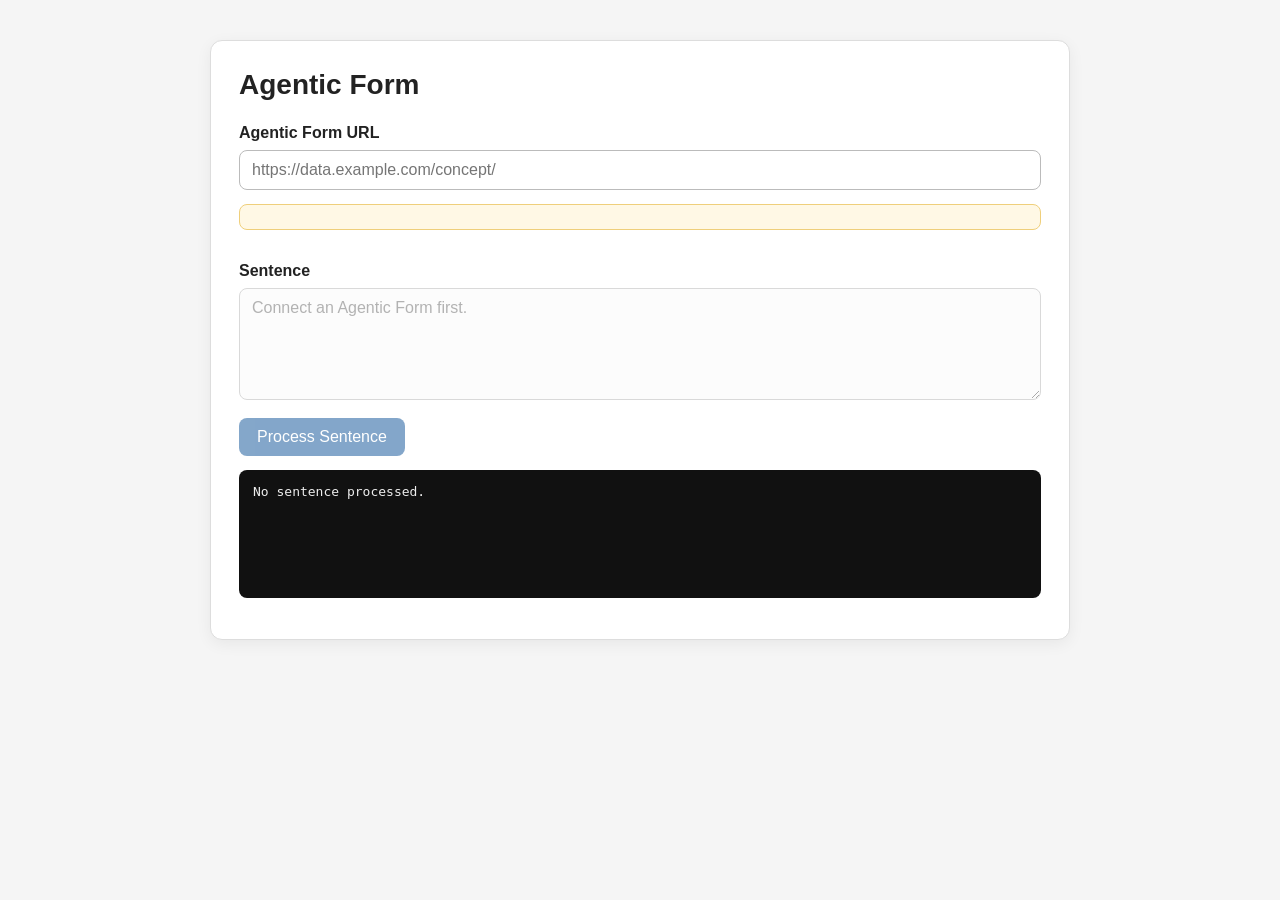
<file: index.html>
<!doctype html>
<html lang="en">
<head>
    <meta charset="utf-8">
    <meta name="viewport" content="width=device-width, initial-scale=1">
    <title>Linguistic Agents — Agentic Form</title>
    <link rel="stylesheet" href="/apps/rulebase-demo/style.css">
</head>
<body>
    <main class="page">
        <section class="card">
            <h1>Agentic Form</h1>

            <div class="field">
                <label for="ruleBaseUrl">Agentic Form URL</label>
                <input
                    id="ruleBaseUrl"
                    type="url"
                    placeholder="https://data.example.com/concept/">
            </div>

            <div id="ruleBaseStatus" class="status" aria-live="polite"></div>

            <div class="field sentence-field">
                <label for="sentenceInput">Sentence</label>
                <textarea
                    id="sentenceInput"
                    rows="5"
                    placeholder="Connect an Agentic Form first." disabled></textarea>
            </div>

            <button id="processButton" type="button" disabled>Process Sentence</button>

            <pre id="output" class="output">No sentence processed.</pre>
        </section>
    </main>

    <script src="/apps/rulebase-demo/app.js"></script>
</body>
</html>
</file>
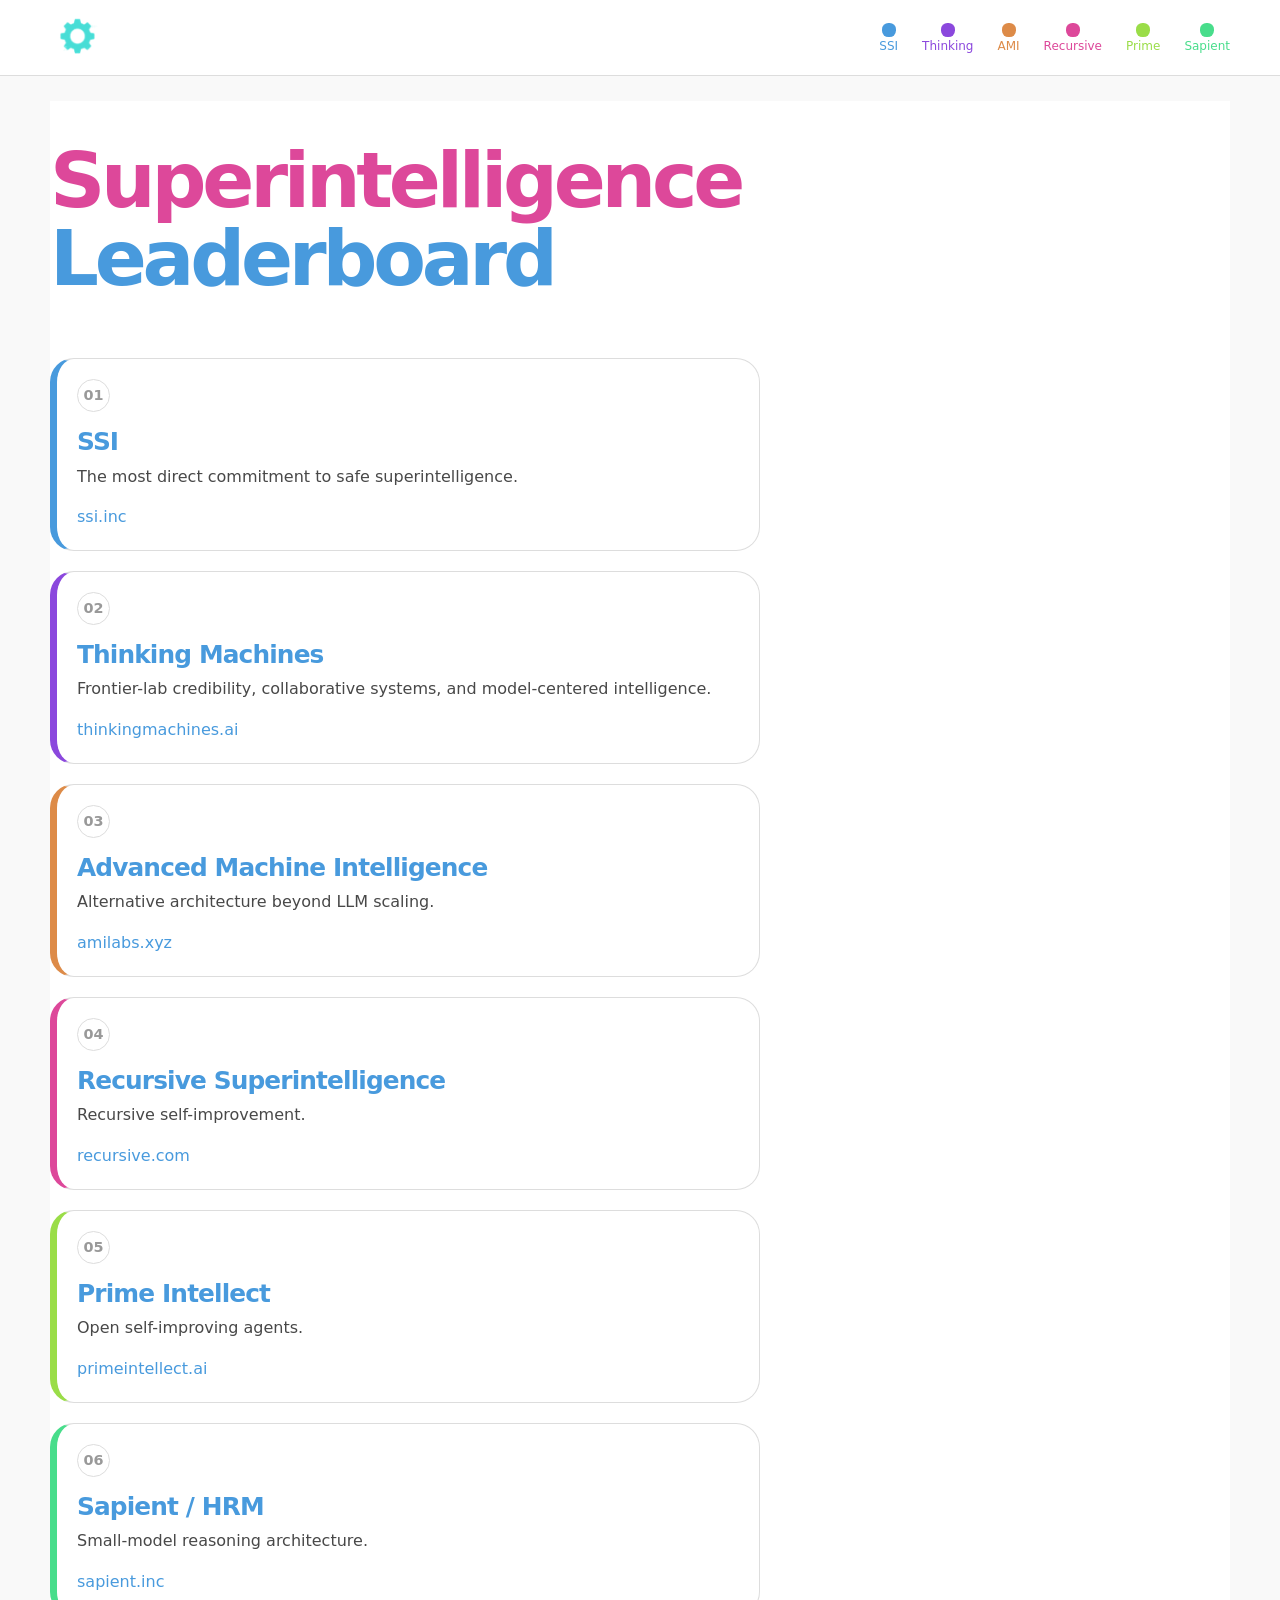
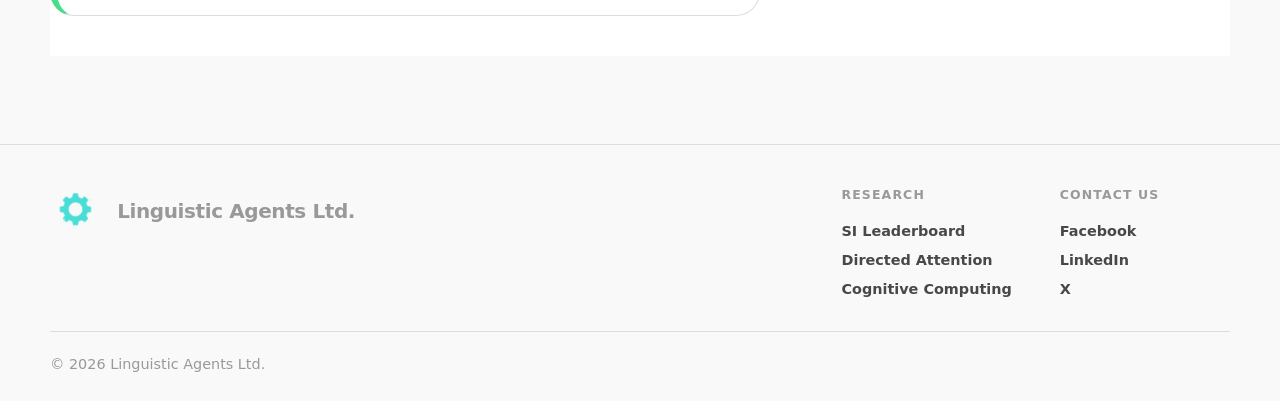
<file: leaderboard/index.html>
﻿<!doctype html>
<html lang="en">
<head>
    <meta charset="utf-8">
  <meta name="viewport" content="width=device-width, initial-scale=1">
  <title>Superintelligence Leaderboard | Linguistic Agents</title>
  <meta name="description" content="A running comparison of superintelligence-oriented AI projects, evaluated through architecture, language, agency, transparency, and public confidence.">

  <link rel="stylesheet" href="./site.css">
</head>
<body>
  <div class="la-page">
    ﻿<header class="la-topbar">
  <div class="la-wrap la-topbar-inner">
    <a class="la-topbar-brand" href="./index.html" aria-label="Superintelligence Leaderboard home">
      <img
        class="la-topbar-logo"
        src="./LA_logo_soft_cyan_512.PNG"
        alt=""
        aria-hidden="true"
      >
    </a>

    <nav class="la-topbar-nav" aria-label="Leaderboard navigation">
      <a class="la-topbar-link la-nav-ssi" href="./index.html#ssi">
        <span class="la-nav-square" aria-hidden="true"></span>
        <span>SSI</span>
      </a>

      <a class="la-topbar-link la-nav-thinking" href="./index.html#thinking-machines">
        <span class="la-nav-square" aria-hidden="true"></span>
        <span>Thinking</span>
      </a>

      <a class="la-topbar-link la-nav-ami" href="./index.html#advanced-machine-intelligence">
        <span class="la-nav-square" aria-hidden="true"></span>
        <span>AMI</span>
      </a>

      <a class="la-topbar-link la-nav-recursive" href="./index.html#recursive-superintelligence">
        <span class="la-nav-square" aria-hidden="true"></span>
        <span>Recursive</span>
      </a>

      <a class="la-topbar-link la-nav-prime" href="./index.html#prime-intellect">
        <span class="la-nav-square" aria-hidden="true"></span>
        <span>Prime</span>
      </a>

      <a class="la-topbar-link la-nav-sapient" href="./index.html#sapient-hrm">
        <span class="la-nav-square" aria-hidden="true"></span>
        <span>Sapient</span>
      </a>
    </nav>
  </div>
</header>

  <main>
    <div class="la-main-surface">
      ﻿<section class="la-hero leaderboard-front">
  <div class="la-wrap">
    <h1 class="leaderboard-title">
      <span class="leaderboard-title-pink">Superintelligence</span>
      <span class="leaderboard-title-blue">Leaderboard</span>
    </h1>
  </div>
</section>

<section class="la-section-tight">
  <div class="la-wrap leaderboard-two-column">
    <div class="la-leader-grid">      
      <article id="ssi" class="la-card la-leader-card" data-accent="blue">
        <div class="la-leader-number">01</div>
        <h2 class="la-leader-name">SSI</h2>
        <p class="la-leader-thesis">
          The most direct commitment to safe superintelligence.
        </p>
        <p class="la-leader-source">
          <a href="https://ssi.inc/">ssi.inc</a>
        </p>
      </article>

      <article id="thinking-machines" class="la-card la-leader-card" data-accent="violet">
        <div class="la-leader-number">02</div>
        <h2 class="la-leader-name">Thinking Machines</h2>
        <p class="la-leader-thesis">
          Frontier-lab credibility, collaborative systems, and model-centered intelligence.
        </p>
        <p class="la-leader-source">
          <a href="https://thinkingmachines.ai/">thinkingmachines.ai</a>
        </p>
      </article>

      <article id="advanced-machine-intelligence" class="la-card la-leader-card" data-accent="orange">
        <div class="la-leader-number">03</div>
        <h2 class="la-leader-name">Advanced Machine Intelligence</h2>
        <p class="la-leader-thesis">
          Alternative architecture beyond LLM scaling.
        </p>
        <p class="la-leader-source">
          <a href="https://amilabs.xyz/">amilabs.xyz</a>
        </p>
      </article>

     <article id="recursive-superintelligence" class="la-card la-leader-card" data-accent="raspberry">
        <div class="la-leader-number">04</div>
        <h2 class="la-leader-name">Recursive Superintelligence</h2>
        <p class="la-leader-thesis">
          Recursive self-improvement.
        </p>
        <p class="la-leader-source">
          <a href="https://www.recursive.com/">recursive.com</a>
        </p>
      </article>

      <article id="prime-intellect" class="la-card la-leader-card" data-accent="green">
        <div class="la-leader-number">05</div>
        <h2 class="la-leader-name">Prime Intellect</h2>
        <p class="la-leader-thesis">
          Open self-improving agents.
        </p>
        <p class="la-leader-source">
          <a href="https://www.primeintellect.ai/">primeintellect.ai</a>
        </p>
      </article>

      <article id="sapient-hrm" class="la-card la-leader-card" data-accent="cyan-lime">
        <div class="la-leader-number">06</div>
        <h2 class="la-leader-name">Sapient / HRM</h2>
        <p class="la-leader-thesis">
          Small-model reasoning architecture.
        </p>
        <p class="la-leader-source">
          <a href="https://sapient.inc/">sapient.inc</a>        
        </p>
      </article>
    </div>

    <aside class="leaderboard-side-column" aria-label="Reserved column">
    </aside>
  </div>
</section>

    </div>
  </main>
  
    ﻿<footer class="la-designed-footer">
  <div class="la-wrap la-designed-footer-inner">
    <div class="la-footer-brand">
      <img
        class="la-footer-logo"
        src="./LA_logo_soft_cyan_512.PNG"
        alt=""
        aria-hidden="true"
      >

      <div class="la-footer-company-name">
        Linguistic Agents Ltd.
      </div>
    </div>

    <div class="la-footer-columns">
      <div class="la-footer-column">
        <div class="la-footer-heading">Research</div>
        <a href="./index.html">SI Leaderboard</a>
        <a href="https://www.facebook.com/profile.php?id=61572344692786">Directed Attention</a>
        <a href="https://www.linkedin.com/groups/2424074/">Cognitive Computing</a>
      </div>

      <div class="la-footer-column">
        <div class="la-footer-heading">Contact us</div>
        <a href="https://www.facebook.com/linguisticagents">Facebook</a>
        <a href="https://www.linkedin.com/company/598562">LinkedIn</a>
        <a href="https://x.com/robocrunch">X</a>
      </div>
    </div>
  </div>

  <div class="la-wrap la-footer-bottom">
    <small>© <span data-current-year>2026</span> Linguistic Agents Ltd.</small>
  </div>
</footer>


  </div>

  <script src="./site.js"></script>
</body>
</html>
</file>
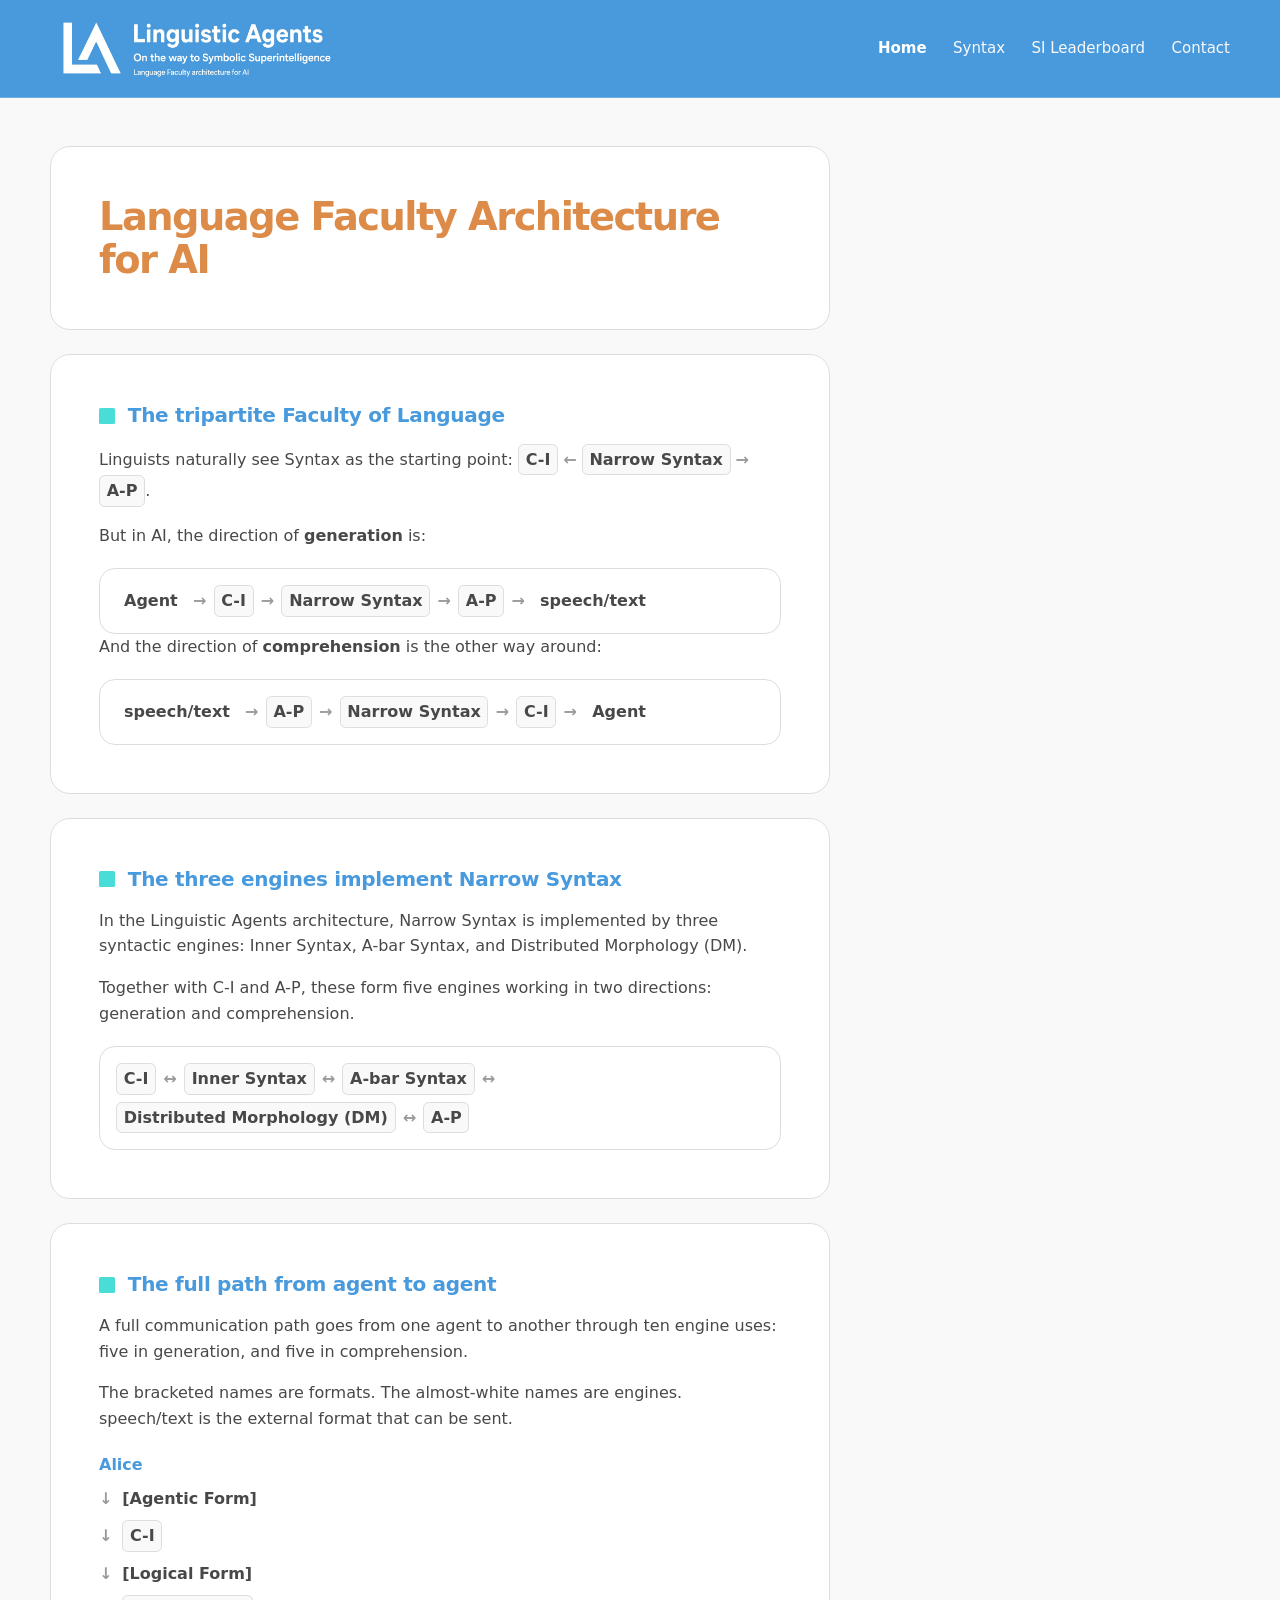
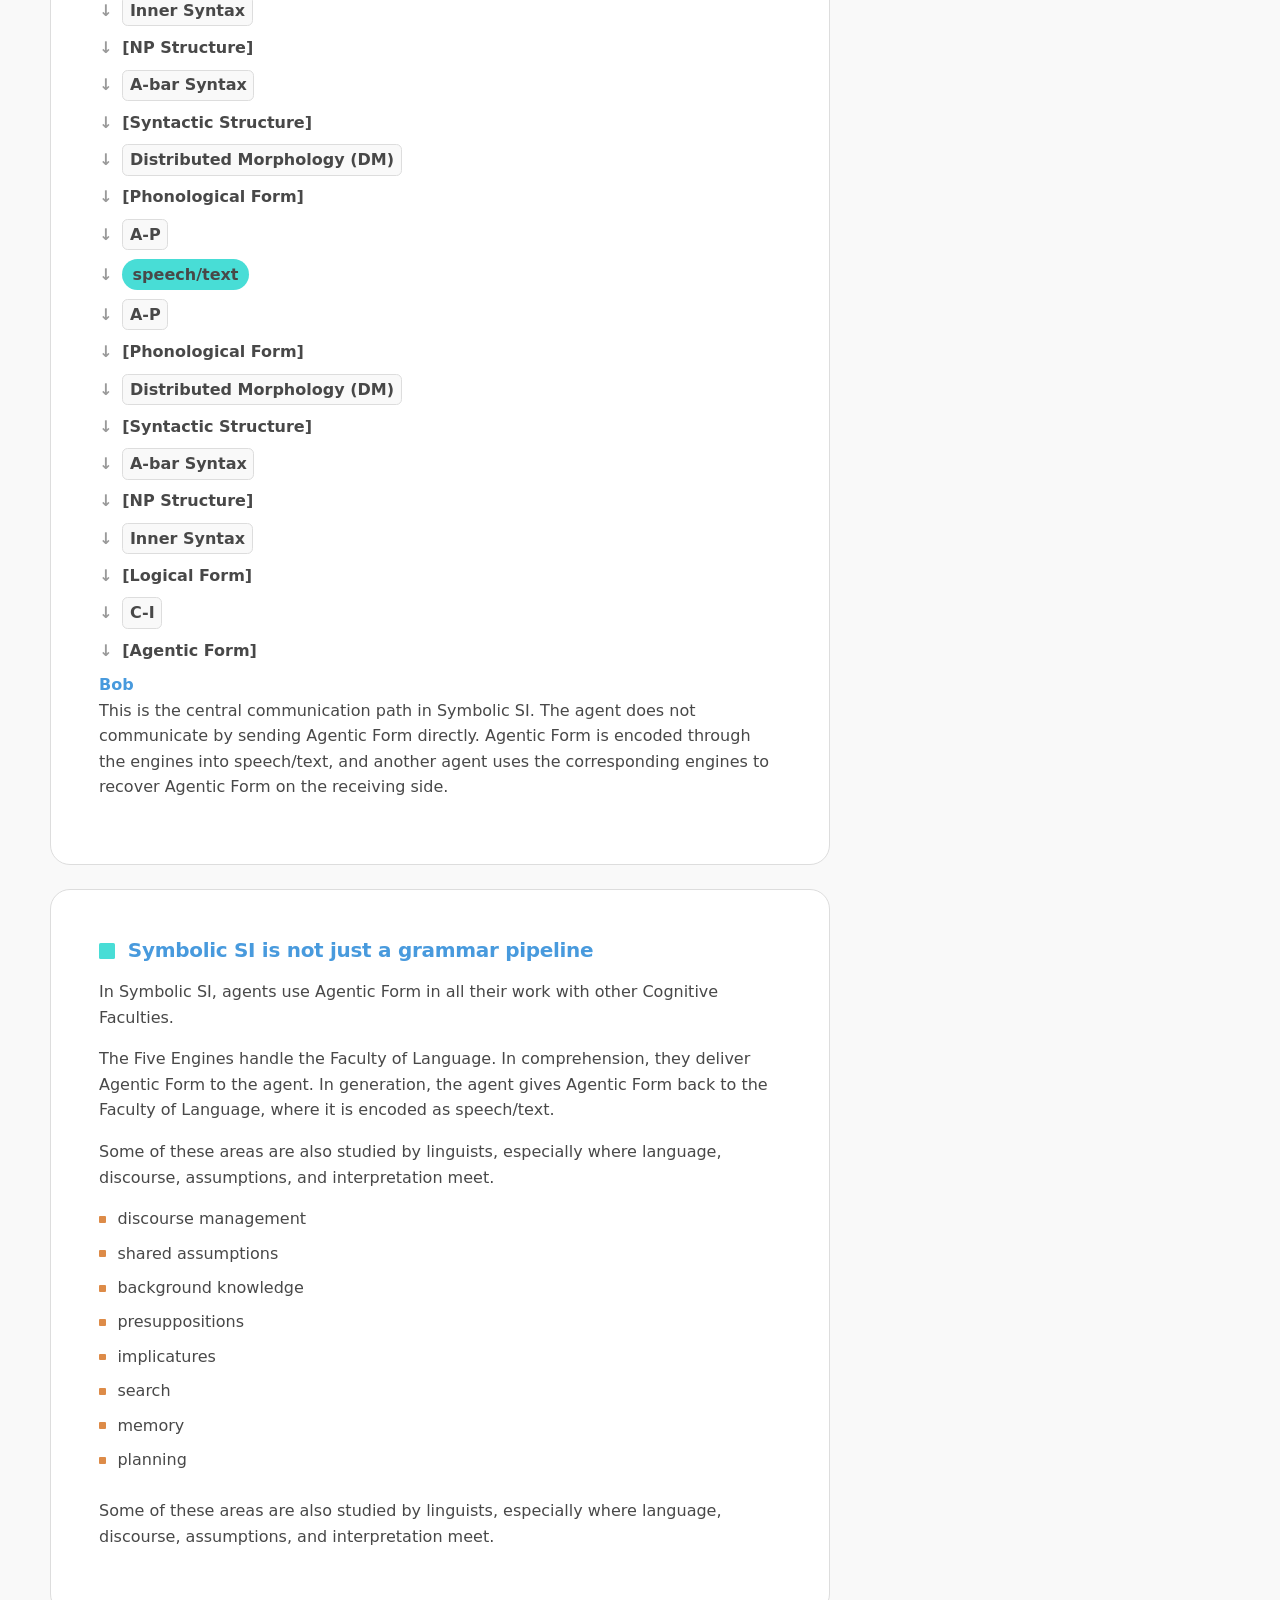
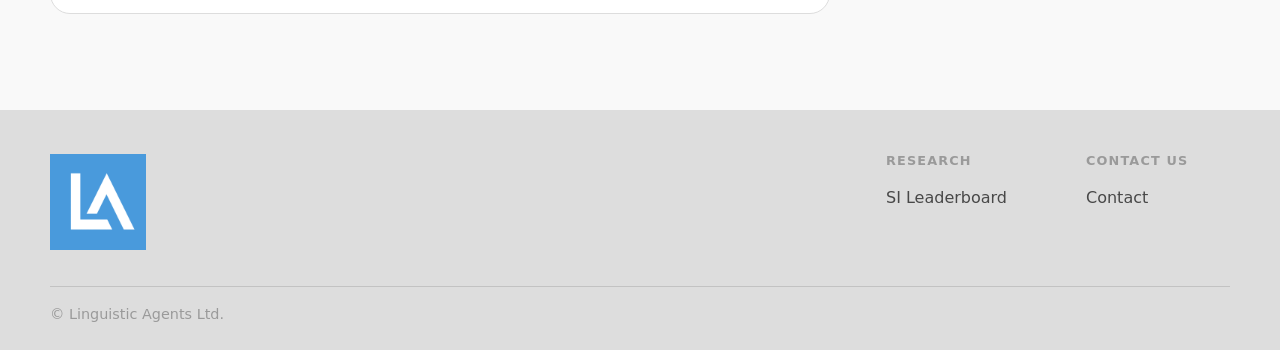
<file: apps/rulebase-demo/index.html>
﻿<!doctype html>
<html lang="en">
<head>
  <meta charset="utf-8">
  <meta name="viewport" content="width=device-width, initial-scale=1">
  <title>Linguistic Agents</title>
  <meta
    name="description"
    content="Linguistic Agents advances a unique approach to AI called Symbolic Superintelligence."
  >
  <link rel="stylesheet" href="/styles.css">
  <link rel="stylesheet" href="/home.css">
</head>

<body>
  <header class="site-header">
    <div class="wrap header-inner">
      <a class="brand" href="/index.html">
        <img
          class="brand-logo"
          src="/images/footer-logo.jpg"
          alt="LA LOGO"
        >
      </a>

      <nav class="top-nav" aria-label="Main navigation">
        <a href="/index.html" aria-current="page">Home</a>
        <a href="/syntax-all-the-way-down.html">Syntax</a>        
        <a href="/leaderboard/">SI Leaderboard</a>
        <a href="/contact.html">Contact</a>
      </nav>
    </div>
  </header>

  <main>
    <section id="Section1" class="intro-section">
      <div class="wrap main-surface">
        <h1 class="intro-title">
            Language Faculty Architecture for AI
        </h1>
    <!--
        <p class="lead">
        </p>
    -->
      </div>
    </section>
    
    <section id="Section2" class="content-section">
      <div class="wrap main-surface">
        <h3 class="section-heading">
          The tripartite Faculty of Language
        </h3>

        <p>
          Linguists naturally see Syntax as the starting point:
          <span class="ling-term">C-I</span>
          <span class="architecture-arrow">←</span>
          <span class="ling-term">Narrow Syntax</span>
          <span class="architecture-arrow">→</span>
          <span class="ling-term">A-P</span>.
        </p>

        <p>
          But in AI, the direction of <strong>generation</strong> is:
        </p>

        <div class="architecture-line" aria-label="Generation direction">
          <span class="architecture-format">Agent</span>
          <span class="architecture-arrow">→</span>
          <span class="ling-term">C-I</span>
          <span class="architecture-arrow">→</span>
          <span class="ling-term">Narrow Syntax</span>
          <span class="architecture-arrow">→</span>
          <span class="ling-term">A-P</span>
          <span class="architecture-arrow">→</span>
          <span class="architecture-format">speech/text</span>
        </div>

        <p>
          And the direction of <strong>comprehension</strong> is the other way around:
        </p>

        <div class="architecture-line" aria-label="Comprehension direction">
          <span class="architecture-format">speech/text</span>
          <span class="architecture-arrow">→</span>
          <span class="ling-term">A-P</span>
          <span class="architecture-arrow">→</span>
          <span class="ling-term">Narrow Syntax</span>
          <span class="architecture-arrow">→</span>
          <span class="ling-term">C-I</span>
          <span class="architecture-arrow">→</span>
          <span class="architecture-format">Agent</span>
        </div>
      </div>
    </section>


    <section id="Section3" class="content-section">
      <div class="wrap main-surface">
        <h3 class="section-heading">
          The three engines implement Narrow Syntax
        </h3>

        <p>
          In the Linguistic Agents architecture, Narrow Syntax is implemented by three
          syntactic engines: Inner Syntax, A-bar Syntax, and Distributed Morphology
          (DM).
        </p>

        <p>
          Together with C-I and A-P, these form five engines working in two directions:
          generation and comprehension.
        </p>

        <div class="architecture-line" aria-label="Five engines">
          <span class="ling-term">C-I</span>
          <span class="architecture-arrow">↔</span>
          <span class="ling-term">Inner Syntax</span>
          <span class="architecture-arrow">↔</span>
          <span class="ling-term">A-bar Syntax</span>
          <span class="architecture-arrow">↔</span>
          <span class="ling-term">Distributed Morphology (DM)</span>
          <span class="architecture-arrow">↔</span>
          <span class="ling-term">A-P</span>
        </div>
      </div>
    </section>


    <section id="Section4"  class="content-section">
      <div class="wrap main-surface">
        <h3 class="section-heading">
          The full path from agent to agent
        </h3>

        <p>
          A full communication path goes from one agent to another through ten engine
          uses: five in generation, and five in comprehension.
        </p>

        <p>
          The bracketed names are formats. The almost-white names are engines.
          speech/text is the external format that can be sent.
        </p>

        <div class="pipeline-stack" aria-label="Full agent to agent pipeline">
          <div class="pipeline-person">Alice</div>

          <div class="pipeline-format">[Agentic Form]</div>

          <div class="pipeline-engine">
            <span class="ling-term">C-I</span>
          </div>

          <div class="pipeline-format">[Logical Form]</div>

          <div class="pipeline-engine">
            <span class="ling-term">Inner Syntax</span>
          </div>

          <div class="pipeline-format">[NP Structure]</div>

          <div class="pipeline-engine">
            <span class="ling-term">A-bar Syntax</span>
          </div>

          <div class="pipeline-format">[Syntactic Structure]</div>

          <div class="pipeline-engine">
            <span class="ling-term">Distributed Morphology (DM)</span>
          </div>

          <div class="pipeline-format">[Phonological Form]</div>

          <div class="pipeline-engine">
            <span class="ling-term">A-P</span>
          </div>

          <div class="pipeline-speech">
            <span>speech/text</span>
          </div>

          <div class="pipeline-engine">
            <span class="ling-term">A-P</span>
          </div>

          <div class="pipeline-format">[Phonological Form]</div>

          <div class="pipeline-engine">
            <span class="ling-term">Distributed Morphology (DM)</span>
          </div>

          <div class="pipeline-format">[Syntactic Structure]</div>

          <div class="pipeline-engine">
            <span class="ling-term">A-bar Syntax</span>
          </div>

          <div class="pipeline-format">[NP Structure]</div>

          <div class="pipeline-engine">
            <span class="ling-term">Inner Syntax</span>
          </div>

          <div class="pipeline-format">[Logical Form]</div>

          <div class="pipeline-engine">
            <span class="ling-term">C-I</span>
          </div>

          <div class="pipeline-format">[Agentic Form]</div>

          <div class="pipeline-person">Bob</div>
        </div>

        <p>
          This is the central communication path in Symbolic SI. The agent does not
          communicate by sending Agentic Form directly. Agentic Form is encoded
          through the engines into speech/text, and another agent uses the
          corresponding engines to recover Agentic Form on the receiving side.
        </p>
      </div>
    </section>

    <section id="Section5" class="content-section">
      <div class="wrap main-surface">
        <h3 class="section-heading">
          Symbolic SI is not just a grammar pipeline
        </h3>

        <p>
          In Symbolic SI, agents use Agentic Form in all their work with other
          Cognitive Faculties.
        </p>

        <p>
          The Five Engines handle the Faculty of Language. In comprehension, they
          deliver Agentic Form to the agent. In generation, the agent gives Agentic
          Form back to the Faculty of Language, where it is encoded as speech/text.
        </p>

        <p>
          Some of these areas are also studied by linguists, especially where language,
          discourse, assumptions, and interpretation meet.
        </p>

        <ul class="other-half-list">
          <li>discourse management</li>
          <li>shared assumptions</li>
          <li>background knowledge</li>
          <li>presuppositions</li>
          <li>implicatures</li>
          <li>search</li>
          <li>memory</li>
          <li>planning</li>
        </ul>

        <br />
        <p>
          Some of these areas are also studied by linguists, especially where language,
          discourse, assumptions, and interpretation meet.
        </p>
      </div>

    </section>  
  </main>

  <footer class="site-footer">
    <div class="wrap footer-inner">
      <div class="footer-brand footer-brand-lockup">
        <img
          class="footer-logo"
          src="/images/header-logo.jpg"
          alt="Linguistic Agents logo"
        >

      </div>

      <div class="footer-columns">
        <div class="footer-column">
          <h3>Research</h3>
          <a href="/leaderboard/">SI Leaderboard</a>
        </div>

        <div class="footer-column">
          <h3>Contact us</h3>
          <a href="/contact.html">Contact</a>
        </div>
      </div>
    </div>

    <div class="wrap copyright">
      © Linguistic Agents Ltd.
    </div>
  </footer>
</body>
</html>
</file>
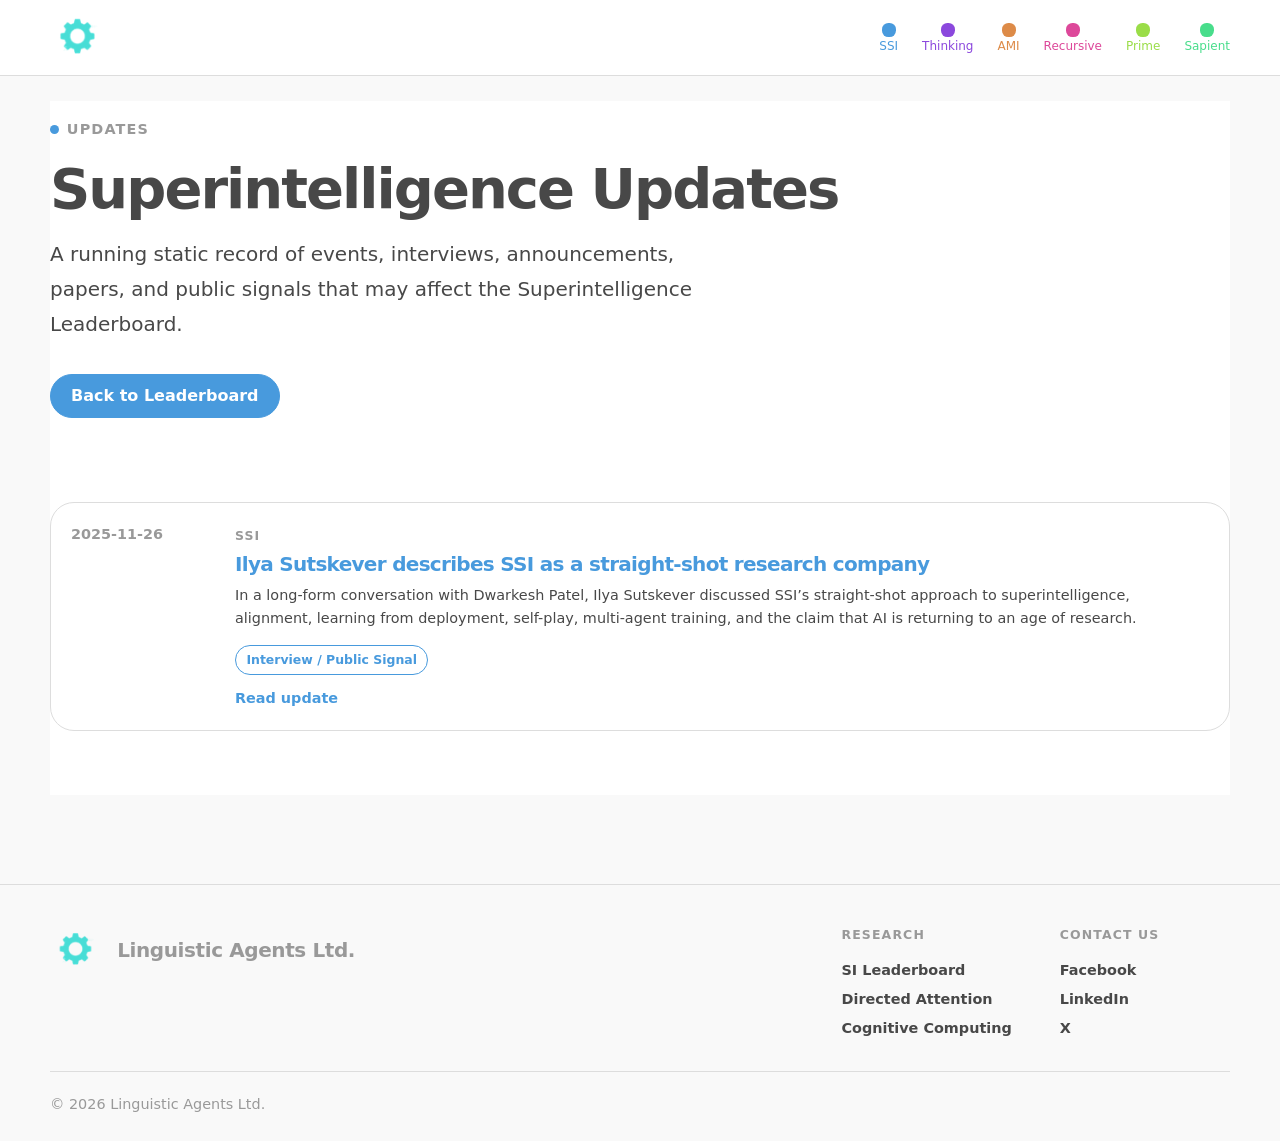
<file: leaderboard/events/index.html>
﻿<!doctype html>
<html lang="en">
<head>
    <meta charset="utf-8">
  <meta name="viewport" content="width=device-width, initial-scale=1">
  <title>Superintelligence Updates | Linguistic Agents</title>
  <meta name="description" content="Updates that may affect the Superintelligence Leaderboard.">

  <link rel="stylesheet" href="../site.css">
</head>
<body>
  <div class="la-page">
    ﻿<header class="la-topbar">
  <div class="la-wrap la-topbar-inner">
    <a class="la-topbar-brand" href="../index.html" aria-label="Superintelligence Leaderboard home">
      <img
        class="la-topbar-logo"
        src="../LA_logo_soft_cyan_512.PNG"
        alt=""
        aria-hidden="true"
      >
    </a>

    <nav class="la-topbar-nav" aria-label="Leaderboard navigation">
      <a class="la-topbar-link la-nav-ssi" href="../index.html#ssi">
        <span class="la-nav-square" aria-hidden="true"></span>
        <span>SSI</span>
      </a>

      <a class="la-topbar-link la-nav-thinking" href="../index.html#thinking-machines">
        <span class="la-nav-square" aria-hidden="true"></span>
        <span>Thinking</span>
      </a>

      <a class="la-topbar-link la-nav-ami" href="../index.html#advanced-machine-intelligence">
        <span class="la-nav-square" aria-hidden="true"></span>
        <span>AMI</span>
      </a>

      <a class="la-topbar-link la-nav-recursive" href="../index.html#recursive-superintelligence">
        <span class="la-nav-square" aria-hidden="true"></span>
        <span>Recursive</span>
      </a>

      <a class="la-topbar-link la-nav-prime" href="../index.html#prime-intellect">
        <span class="la-nav-square" aria-hidden="true"></span>
        <span>Prime</span>
      </a>

      <a class="la-topbar-link la-nav-sapient" href="../index.html#sapient-hrm">
        <span class="la-nav-square" aria-hidden="true"></span>
        <span>Sapient</span>
      </a>
    </nav>
  </div>
</header>

  <main>
    <div class="la-main-surface">
      <section class="la-hero">
  <div class="la-wrap">
    <div class="la-kicker">
      <span class="la-kicker-dot" aria-hidden="true"></span>
      <span>Updates</span>
    </div>

    <h1 class="la-hero-title-wide">Superintelligence Updates</h1>

    <p class="la-hero-lede">
      A running static record of events, interviews, announcements, papers, and public signals
      that may affect the Superintelligence Leaderboard.
    </p>

    <div class="la-hero-actions">
      <a class="la-button la-button-primary" href="https://linguisticagents.com/superintelligence-leaderboard.html">
        Back to Leaderboard
      </a>
    </div>
  </div>
</section>

<section class="la-section">
  <div class="la-wrap">
    <div class="la-update-list">
      <article class="la-card lb-update-card la-update-card">
  <div>
    <div class="la-update-date">2025-11-26</div>
  </div>
  <div>
    <span class="lb-update-player">SSI</span>
    <h2 class="la-update-title">Ilya Sutskever describes SSI as a straight-shot research company</h2>
    <p class="la-update-summary">In a long-form conversation with Dwarkesh Patel, Ilya Sutskever discussed SSI’s straight-shot approach to superintelligence, alignment, learning from deployment, self-play, multi-agent training, and the claim that AI is returning to an age of research.</p>
    <div class="la-badge-row" style="margin-top: 1rem;">
      <span class="la-badge" data-accent="blue">Interview / Public Signal</span>
    </div>
    <a class="la-update-link" href="2025-11-26-ilya-sutskever-dwarkesh-ssi.html">Read update</a>
  </div>
</article>
    </div>
  </div>
</section>
    </div>
  </main>
  
    ﻿<footer class="la-designed-footer">
  <div class="la-wrap la-designed-footer-inner">
    <div class="la-footer-brand">
      <img
        class="la-footer-logo"
        src="../LA_logo_soft_cyan_512.PNG"
        alt=""
        aria-hidden="true"
      >

      <div class="la-footer-company-name">
        Linguistic Agents Ltd.
      </div>
    </div>

    <div class="la-footer-columns">
      <div class="la-footer-column">
        <div class="la-footer-heading">Research</div>
        <a href="../index.html">SI Leaderboard</a>
        <a href="https://www.facebook.com/profile.php?id=61572344692786">Directed Attention</a>
        <a href="https://www.linkedin.com/groups/2424074/">Cognitive Computing</a>
      </div>

      <div class="la-footer-column">
        <div class="la-footer-heading">Contact us</div>
        <a href="https://www.facebook.com/linguisticagents">Facebook</a>
        <a href="https://www.linkedin.com/company/598562">LinkedIn</a>
        <a href="https://x.com/robocrunch">X</a>
      </div>
    </div>
  </div>

  <div class="la-wrap la-footer-bottom">
    <small>© <span data-current-year>2026</span> Linguistic Agents Ltd.</small>
  </div>
</footer>


  </div>

  <script src="../site.js"></script>
</body>
</html>
</file>
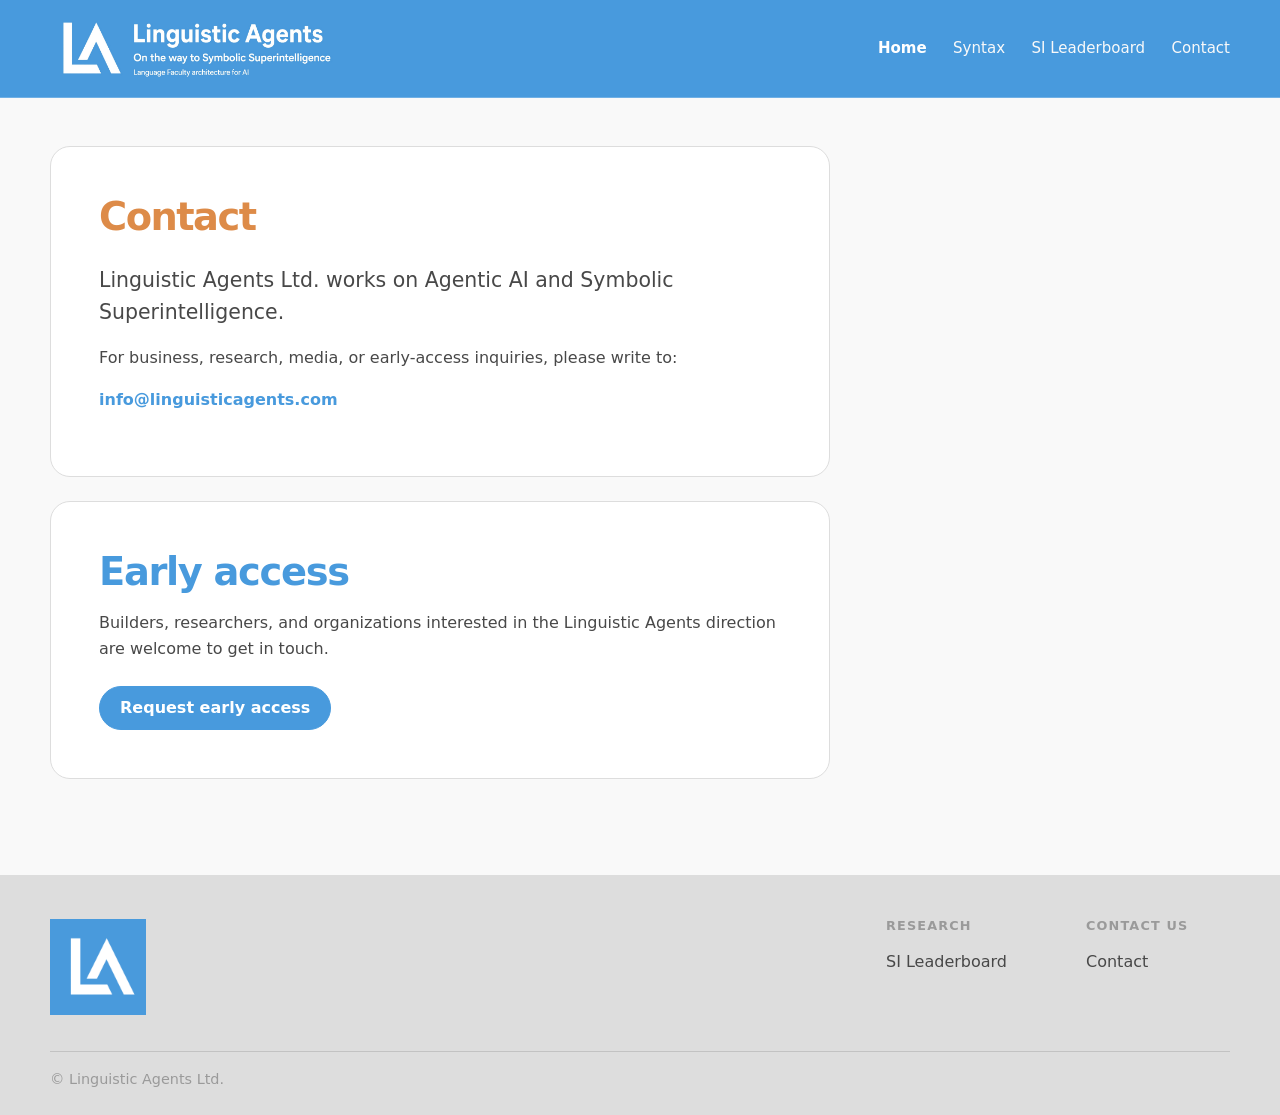
<file: contact.html>
﻿<!doctype html>
<html lang="en">
<head>
  <meta charset="utf-8">
  <meta name="viewport" content="width=device-width, initial-scale=1">
  <title>Contact | Linguistic Agents Ltd.</title>
  <meta name="description" content="Contact Linguistic Agents Ltd.">
  <link rel="stylesheet" href="styles.css">
  <link rel="stylesheet" href="home.css">  
</head>
<body>
  <header class="site-header">
    <div class="wrap header-inner">
      <a class="brand" href="index.html">
        <img
          class="brand-logo"
          src="images/footer-logo.jpg"
          alt="LA LOGO"
        >
      </a>

      <nav class="top-nav" aria-label="Main navigation">
        <a href="index.html" aria-current="page">Home</a>
        <a href="syntax-all-the-way-down.html">Syntax</a>        
        <a href="/leaderboard/">SI Leaderboard</a>
        <a href="contact.html">Contact</a>
      </nav>
    </div>
  </header>

  <main>
    <section class="intro-section">
      <div class="wrap main-surface">
        <h1 class="intro-title">
          Contact
        </h1>

        <br />

        <p class="lead">
          Linguistic Agents Ltd. works on Agentic AI and Symbolic Superintelligence.
        </p>

        <p>
          For business, research, media, or early-access inquiries, please write to:
        </p>

        <p>
          <a class="text-link" href="mailto:info@linguisticagents.com">
            info@linguisticagents.com
          </a>
        </p>
      </div>
    </section>

    <section class="content-section">
      <div class="wrap main-surface">
        <h2>Early access</h2>

        <p>
          Builders, researchers, and organizations interested in the Linguistic
          Agents direction are welcome to get in touch.
        </p>

        <div class="actions">
          <a class="button primary" href="mailto:info@linguisticagents.com?subject=Early%20access%20request">
            Request early access
          </a>
        </div>
      </div>
    </section>
  </main>

  <footer class="site-footer">
    <div class="wrap footer-inner">
      <div class="footer-brand footer-brand-lockup">
        <img
          class="footer-logo"
          src="images/header-logo.jpg"
          alt="Linguistic Agents logo"
        >

      </div>

      <div class="footer-columns">
        <div class="footer-column">
          <h3>Research</h3>
          <a href="/leaderboard/">SI Leaderboard</a>
        </div>

        <div class="footer-column">
          <h3>Contact us</h3>
          <a href="contact.html">Contact</a>
        </div>
      </div>
    </div>

    <div class="wrap copyright">
      © Linguistic Agents Ltd.
    </div>
  </footer>
</body>
</html>
</file>
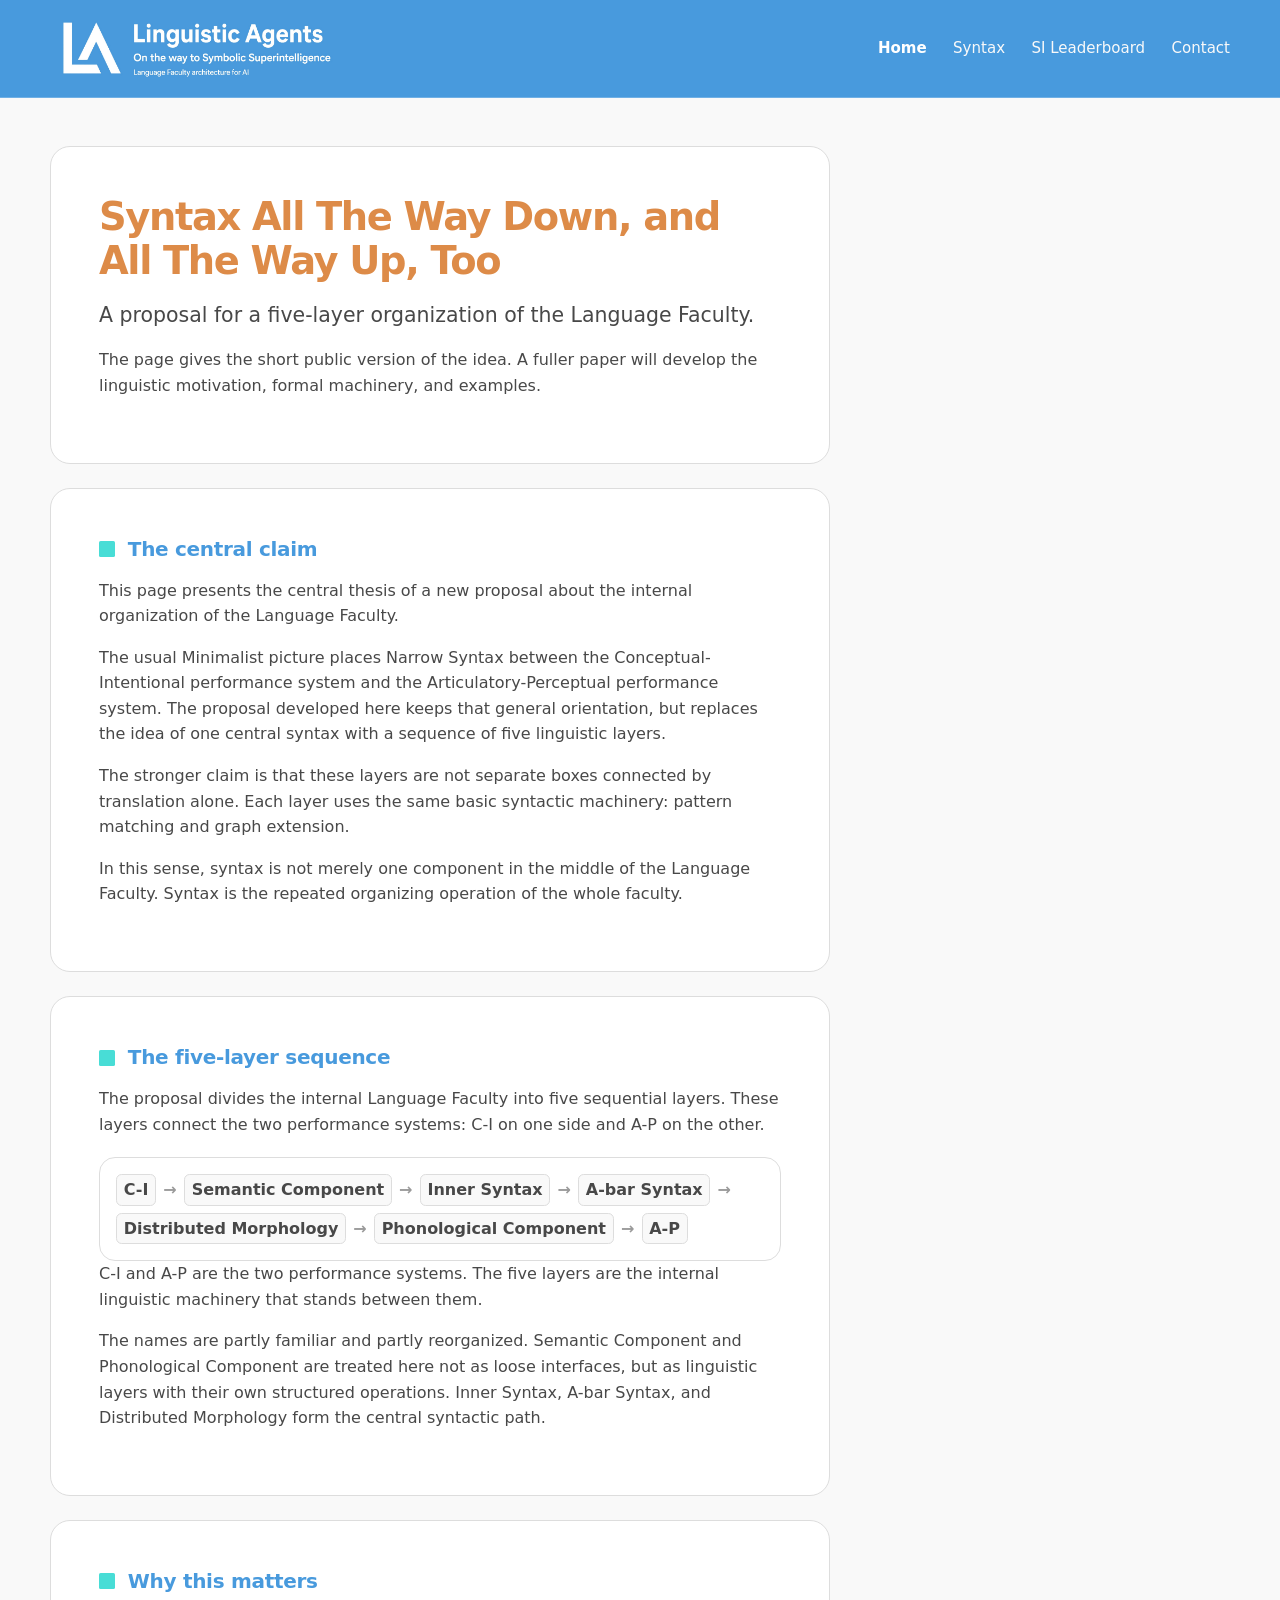
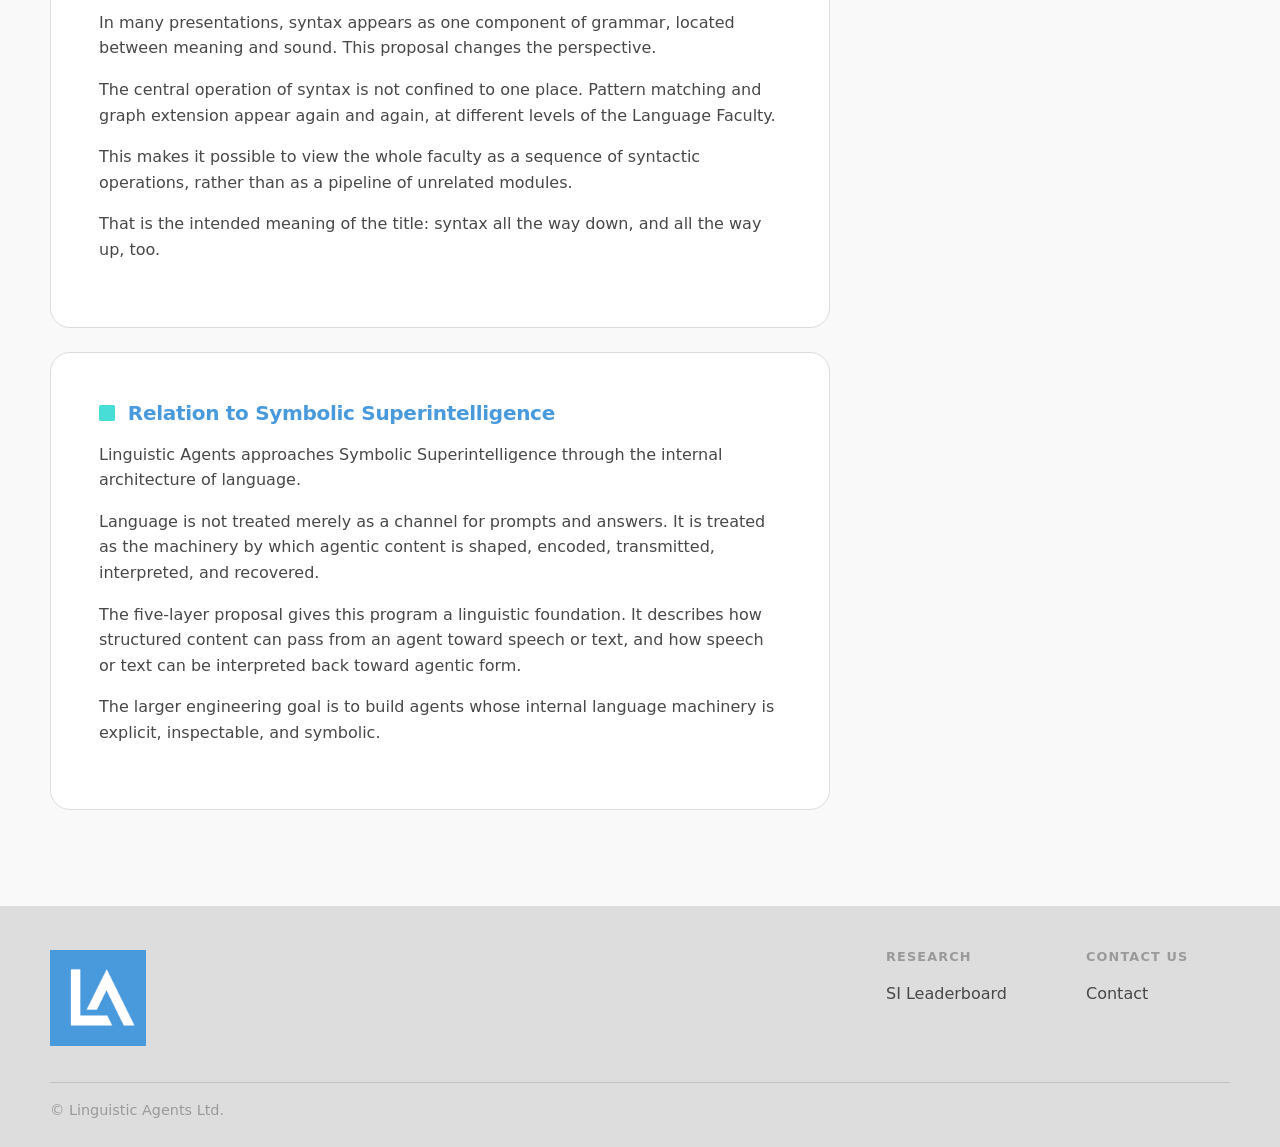
<file: syntax-all-the-way-down.html>
<!doctype html>
<html lang="en">
<head>
  <meta charset="utf-8">
  <meta name="viewport" content="width=device-width, initial-scale=1">
  <title>Linguistic Agents</title>
  <meta
    name="description"
    content="Linguistic Agents advances a unique approach to AI called Symbolic Superintelligence."
  >
  <link rel="stylesheet" href="styles.css">
  <link rel="stylesheet" href="home.css">
</head>

<body>
  <header class="site-header">
    <div class="wrap header-inner">
      <a class="brand" href="index.html">
        <img
          class="brand-logo"
          src="images/footer-logo.jpg"
          alt="LA LOGO"
        >
      </a>

      <nav class="top-nav" aria-label="Main navigation">
        <a href="index.html" aria-current="page">Home</a>
        <a href="syntax-all-the-way-down.html">Syntax</a>        
        <a href="/leaderboard/">SI Leaderboard</a>
        <a href="contact.html">Contact</a>
      </nav>
    </div>
  </header>

  <main>
    <section id="Section1" class="intro-section">
      <div class="wrap main-surface">
        <h1 class="syntax-title">
        Syntax All The Way Down, and All The Way Up, Too
        </h1>

        <p class="lead">
        A proposal for a five-layer organization of the Language Faculty.
        </p>

        <p>
        The page gives the short public version of the idea. A fuller paper will
        develop the linguistic motivation, formal machinery, and examples.
        </p>
      </div>
    </section>
    
    <section id="Section2" class="content-section">
    <div class="wrap main-surface">
        <h3 class="section-heading">
        The central claim
        </h3>

        <p>
        This page presents the central thesis of a new proposal about the internal
        organization of the Language Faculty.
        </p>

        <p>
        The usual Minimalist picture places Narrow Syntax between the
        Conceptual-Intentional performance system and the Articulatory-Perceptual
        performance system. The proposal developed here keeps that general
        orientation, but replaces the idea of one central syntax with a sequence of
        five linguistic layers.
        </p>

        <p>
        The stronger claim is that these layers are not separate boxes connected by
        translation alone. Each layer uses the same basic syntactic machinery:
        pattern matching and graph extension.
        </p>

        <p>
        In this sense, syntax is not merely one component in the middle of the
        Language Faculty. Syntax is the repeated organizing operation of the whole
        faculty.
        </p>
    </div>
    </section>    

    <section id="Section3" class="content-section">
      <div class="wrap main-surface">
        <h3 class="section-heading">
          The five-layer sequence
        </h3>

        <p>
        The proposal divides the internal Language Faculty into five sequential
        layers. These layers connect the two performance systems: C-I on one side
        and A-P on the other.
        </p>

        <div class="architecture-line" aria-label="Five-layer sequence">
          <span class="ling-term">C-I</span>
          <span class="architecture-arrow">→</span>
          <span class="ling-term">Semantic Component</span>
          <span class="architecture-arrow">→</span>
          <span class="ling-term">Inner Syntax</span>
          <span class="architecture-arrow">→</span>
          <span class="ling-term">A-bar Syntax</span>
          <span class="architecture-arrow">→</span>
          <span class="ling-term">Distributed Morphology</span>
          <span class="architecture-arrow">→</span>
          <span class="ling-term">Phonological Component</span>
          <span class="architecture-arrow">→</span>
          <span class="ling-term">A-P</span>
        </div>

        <p>
        C-I and A-P are the two performance systems. The five layers are the
        internal linguistic machinery that stands between them.
        </p>

        <p>
        The names are partly familiar and partly reorganized. Semantic Component
        and Phonological Component are treated here not as loose interfaces, but as
        linguistic layers with their own structured operations. Inner Syntax,
        A-bar Syntax, and Distributed Morphology form the central syntactic path.
        </p>
      </div>
    </section>

    <section id="Section4" class="content-section">
      <div class="wrap main-surface">
        <h3 class="section-heading">
          Why this matters
        </h3>

        <p>
        In many presentations, syntax appears as one component of grammar, located
        between meaning and sound. This proposal changes the perspective.
        </p>

        <p>
        The central operation of syntax is not confined to one place. Pattern
        matching and graph extension appear again and again, at different levels of
        the Language Faculty.
        </p>

        <p>
        This makes it possible to view the whole faculty as a sequence of syntactic
        operations, rather than as a pipeline of unrelated modules.
        </p>

        <p>
        That is the intended meaning of the title: syntax all the way down, and all
        the way up, too.
        </p>
      </div>
    </section>

    <section id="Section5" class="content-section">
      <div class="wrap main-surface">
        <h3 class="section-heading">
        Relation to Symbolic Superintelligence
        </h3>

        <p>
        Linguistic Agents approaches Symbolic Superintelligence through the internal
        architecture of language.
        </p>

        <p>
        Language is not treated merely as a channel for prompts and answers. It is
        treated as the machinery by which agentic content is shaped, encoded,
        transmitted, interpreted, and recovered.
        </p>

        <p>
        The five-layer proposal gives this program a linguistic foundation. It
        describes how structured content can pass from an agent toward speech or
        text, and how speech or text can be interpreted back toward agentic form.
        </p>

        <p>
        The larger engineering goal is to build agents whose internal language
        machinery is explicit, inspectable, and symbolic.
        </p>
      </div>
    </section>  
  </main>

  <footer class="site-footer">
    <div class="wrap footer-inner">
      <div class="footer-brand footer-brand-lockup">
        <img
          class="footer-logo"
          src="images/header-logo.jpg"
          alt="Linguistic Agents logo"
        >

      </div>

      <div class="footer-columns">
        <div class="footer-column">
          <h3>Research</h3>
          <a href="/leaderboard/">SI Leaderboard</a>
        </div>

        <div class="footer-column">
          <h3>Contact us</h3>
          <a href="contact.html">Contact</a>
        </div>
      </div>
    </div>

    <div class="wrap copyright">
      © Linguistic Agents Ltd.
    </div>
  </footer>
</body>
</html>
</file>
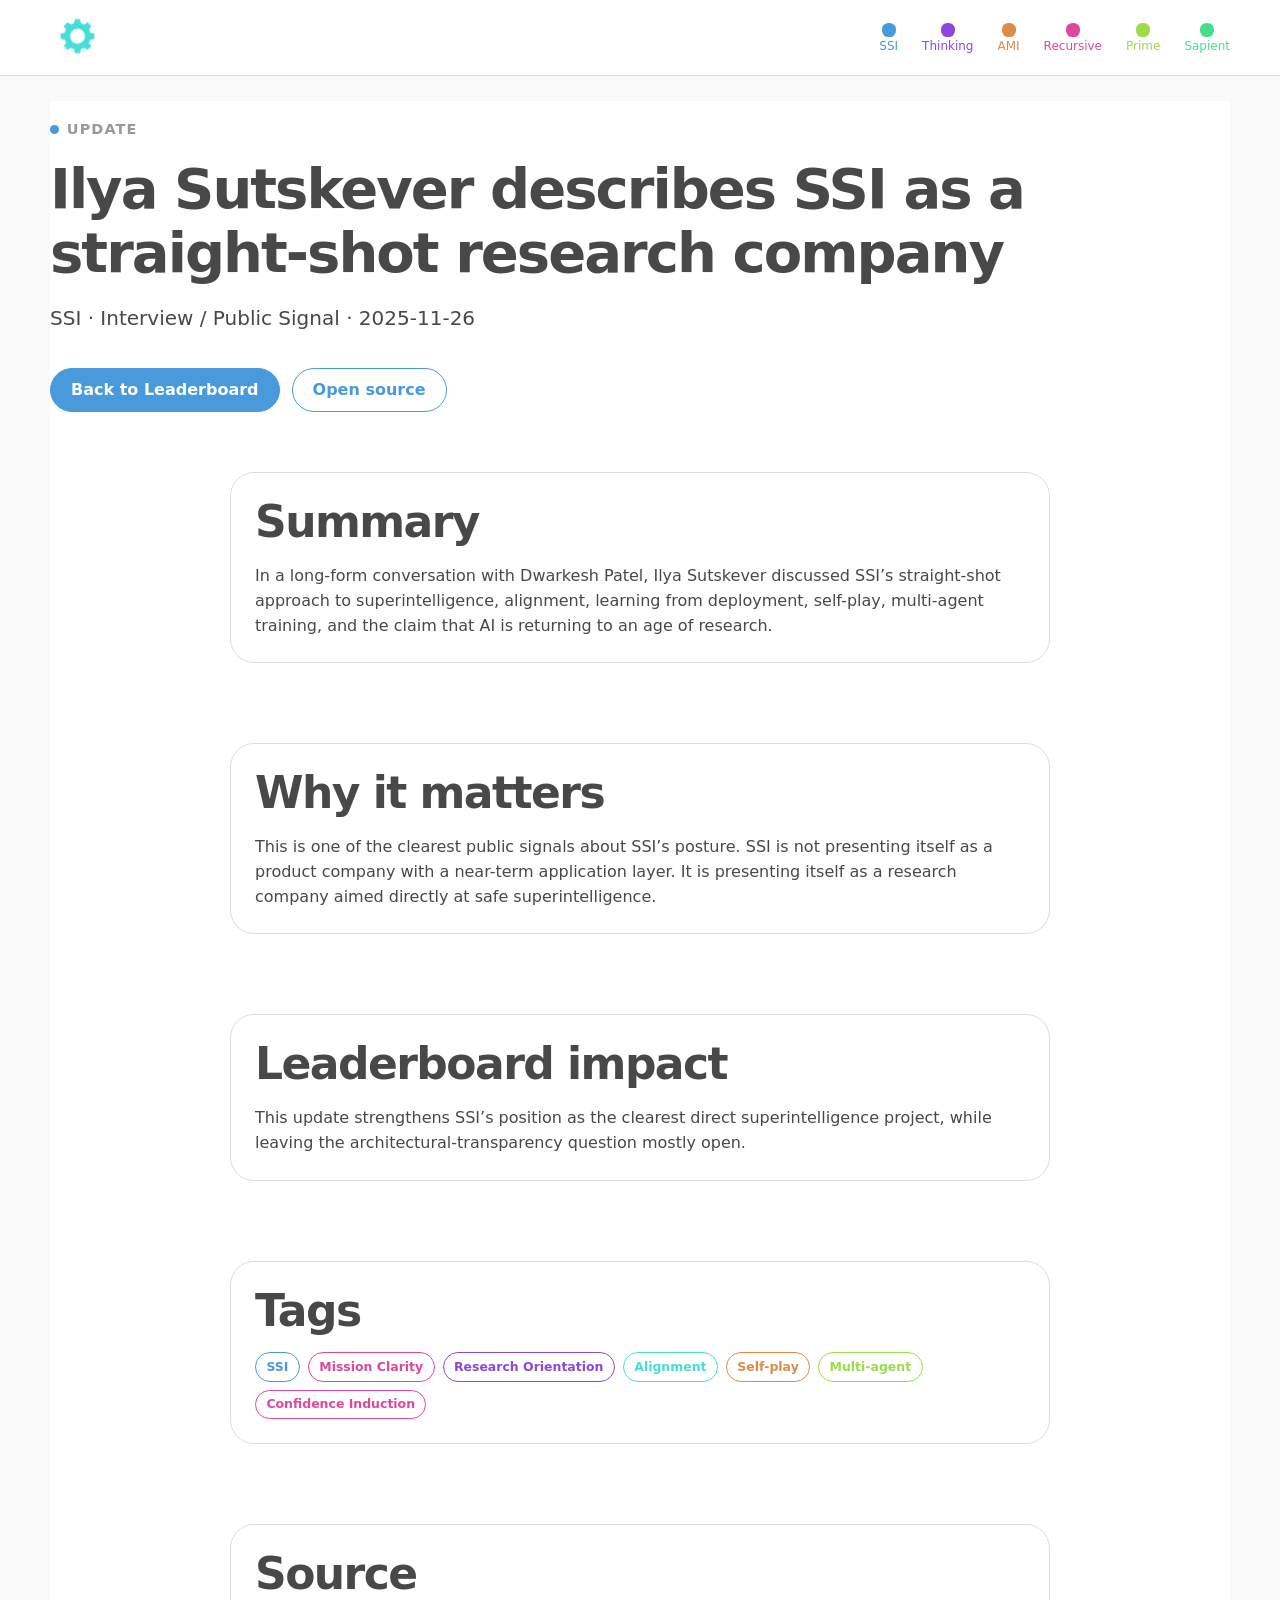
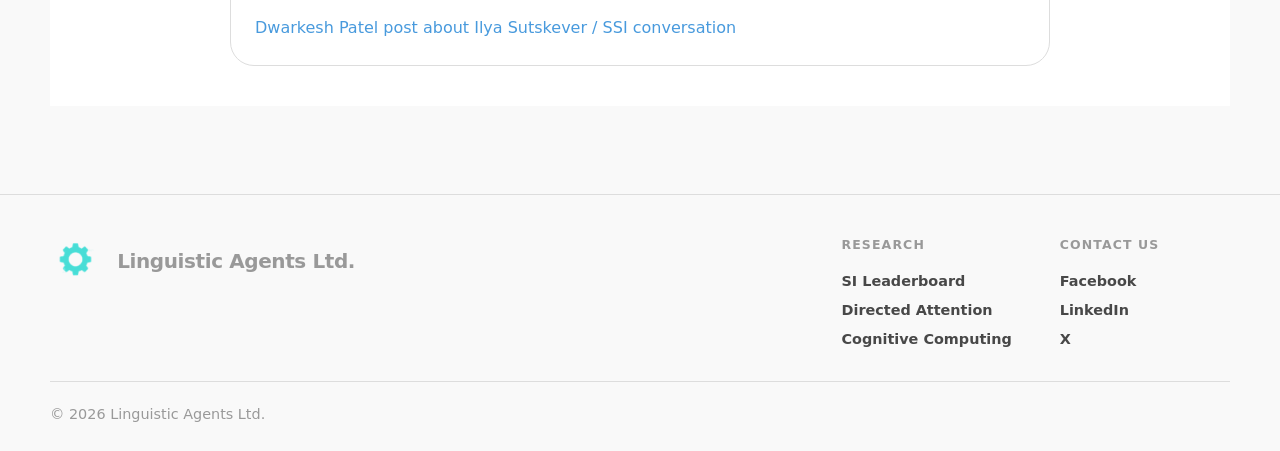
<file: leaderboard/events/2025-11-26-ilya-sutskever-dwarkesh-ssi.html>
﻿<!doctype html>
<html lang="en">
<head>
    <meta charset="utf-8">
  <meta name="viewport" content="width=device-width, initial-scale=1">
  <title>Ilya Sutskever describes SSI as a straight-shot research company | Linguistic Agents</title>
  <meta name="description" content="In a long-form conversation with Dwarkesh Patel, Ilya Sutskever discussed SSI’s straight-shot approach to superintelligence, alignment, learning from deployment, self-play, multi-agent training, and the claim that AI is returning to an age of research.">

  <link rel="stylesheet" href="../site.css">
</head>
<body>
  <div class="la-page">
    ﻿<header class="la-topbar">
  <div class="la-wrap la-topbar-inner">
    <a class="la-topbar-brand" href="../index.html" aria-label="Superintelligence Leaderboard home">
      <img
        class="la-topbar-logo"
        src="../LA_logo_soft_cyan_512.PNG"
        alt=""
        aria-hidden="true"
      >
    </a>

    <nav class="la-topbar-nav" aria-label="Leaderboard navigation">
      <a class="la-topbar-link la-nav-ssi" href="../index.html#ssi">
        <span class="la-nav-square" aria-hidden="true"></span>
        <span>SSI</span>
      </a>

      <a class="la-topbar-link la-nav-thinking" href="../index.html#thinking-machines">
        <span class="la-nav-square" aria-hidden="true"></span>
        <span>Thinking</span>
      </a>

      <a class="la-topbar-link la-nav-ami" href="../index.html#advanced-machine-intelligence">
        <span class="la-nav-square" aria-hidden="true"></span>
        <span>AMI</span>
      </a>

      <a class="la-topbar-link la-nav-recursive" href="../index.html#recursive-superintelligence">
        <span class="la-nav-square" aria-hidden="true"></span>
        <span>Recursive</span>
      </a>

      <a class="la-topbar-link la-nav-prime" href="../index.html#prime-intellect">
        <span class="la-nav-square" aria-hidden="true"></span>
        <span>Prime</span>
      </a>

      <a class="la-topbar-link la-nav-sapient" href="../index.html#sapient-hrm">
        <span class="la-nav-square" aria-hidden="true"></span>
        <span>Sapient</span>
      </a>
    </nav>
  </div>
</header>

  <main>
    <div class="la-main-surface">
      <section class="la-hero">
  <div class="la-wrap">
    <div class="la-kicker">
      <span class="la-kicker-dot" aria-hidden="true"></span>
      <span>Update</span>
    </div>

    <h1 class="la-hero-title-wide">Ilya Sutskever describes SSI as a straight-shot research company</h1>

    <p class="la-hero-lede">
      SSI · Interview / Public Signal · 2025-11-26
    </p>

    <div class="la-hero-actions">
      <a class="la-button la-button-primary" href="https://linguisticagents.com/superintelligence-leaderboard.html">
        Back to Leaderboard
      </a>
      
          <a class="la-button la-button-secondary" href="https://x.com/dwarkesh_sp/status/1993371363026125147">
            Open source
          </a>
        
    </div>
  </div>
</section>

<section class="la-section-tight">
  <div class="la-content">
    <div class="la-panel la-panel-padded">
      <h2>Summary</h2>
      <p>In a long-form conversation with Dwarkesh Patel, Ilya Sutskever discussed SSI’s straight-shot approach to superintelligence, alignment, learning from deployment, self-play, multi-agent training, and the claim that AI is returning to an age of research.</p>
    </div>
  </div>
</section>

<section class="la-section-tight">
  <div class="la-content">
    <div class="la-card la-card-padded">
      <h2>Why it matters</h2>
      <p>This is one of the clearest public signals about SSI’s posture. SSI is not presenting itself as a product company with a near-term application layer. It is presenting itself as a research company aimed directly at safe superintelligence.</p>
    </div>
  </div>
</section>

<section class="la-section-tight">
  <div class="la-content">
    <div class="la-card la-card-padded">
      <h2>Leaderboard impact</h2>
      <p>This update strengthens SSI’s position as the clearest direct superintelligence project, while leaving the architectural-transparency question mostly open.</p>
    </div>
  </div>
</section>

<section class="la-section-tight">
  <div class="la-content">
    <div class="la-card la-card-padded">
      <h2>Tags</h2>
      <div class="la-badge-row">
  <span class="la-badge" data-accent="blue">SSI</span>
  <span class="la-badge" data-accent="raspberry">Mission Clarity</span>
  <span class="la-badge" data-accent="violet">Research Orientation</span>
  <span class="la-badge" data-accent="cyan">Alignment</span>
  <span class="la-badge" data-accent="orange">Self-play</span>
  <span class="la-badge" data-accent="green">Multi-agent</span>
  <span class="la-badge" data-accent="raspberry">Confidence Induction</span>
</div>
    </div>
  </div>
</section>

<section class="la-section-tight">
  <div class="la-content">
    <div class="la-card la-card-padded">
      <h2>Source</h2>
      <p>
        <a href="https://x.com/dwarkesh_sp/status/1993371363026125147">Dwarkesh Patel post about Ilya Sutskever / SSI conversation</a>
      </p>
    </div>
  </div>
</section>
    </div>
  </main>
  
    ﻿<footer class="la-designed-footer">
  <div class="la-wrap la-designed-footer-inner">
    <div class="la-footer-brand">
      <img
        class="la-footer-logo"
        src="../LA_logo_soft_cyan_512.PNG"
        alt=""
        aria-hidden="true"
      >

      <div class="la-footer-company-name">
        Linguistic Agents Ltd.
      </div>
    </div>

    <div class="la-footer-columns">
      <div class="la-footer-column">
        <div class="la-footer-heading">Research</div>
        <a href="../index.html">SI Leaderboard</a>
        <a href="https://www.facebook.com/profile.php?id=61572344692786">Directed Attention</a>
        <a href="https://www.linkedin.com/groups/2424074/">Cognitive Computing</a>
      </div>

      <div class="la-footer-column">
        <div class="la-footer-heading">Contact us</div>
        <a href="https://www.facebook.com/linguisticagents">Facebook</a>
        <a href="https://www.linkedin.com/company/598562">LinkedIn</a>
        <a href="https://x.com/robocrunch">X</a>
      </div>
    </div>
  </div>

  <div class="la-wrap la-footer-bottom">
    <small>© <span data-current-year>2026</span> Linguistic Agents Ltd.</small>
  </div>
</footer>


  </div>

  <script src="../site.js"></script>
</body>
</html>
</file>
<file: apps/rulebase-demo/style.css>
body {
    margin: 0;
    font-family: Arial, Helvetica, sans-serif;
    background: #f5f5f5;
    color: #222;
}

.page {
    max-width: 860px;
    margin: 0 auto;
    padding: 40px 20px;
}

.card {
    background: #fff;
    border: 1px solid #ddd;
    border-radius: 12px;
    padding: 28px;
    box-shadow: 0 4px 16px rgba(0, 0, 0, 0.06);
}

h1 {
    margin-top: 0;
    font-size: 28px;
}

.field {
    margin-top: 20px;
}

.sentence-field {
    margin-top: 32px;
}

label {
    display: block;
    margin-bottom: 8px;
    font-weight: 700;
}

input,
textarea {
    width: 100%;
    box-sizing: border-box;
    padding: 10px 12px;
    border: 1px solid #bbb;
    border-radius: 8px;
    font: inherit;
}

textarea {
    resize: vertical;
}

button {
    margin-top: 14px;
    padding: 10px 18px;
    border: 0;
    border-radius: 8px;
    background: #1f5f9f;
    color: #fff;
    font: inherit;
    cursor: pointer;
}

button:hover {
    background: #164a7c;
}

.status {
    margin-top: 14px;
    padding: 12px;
    border: 1px solid #efcf7b;
    border-radius: 8px;
    background: #fff8e5;
    color: #5c4700;
}

.output {
    margin-top: 14px;
    min-height: 100px;
    padding: 14px;
    border-radius: 8px;
    background: #111;
    color: #eee;
    white-space: pre-wrap;
}

input:disabled,
textarea:disabled,
button:disabled {
    opacity: 0.55;
    cursor: not-allowed;
}

button:disabled:hover {
    background: #1f5f9f;
}
</file>
<file: leaderboard/site.css>
/* Source: output\assets\css\tokens.css */

/* Linguistic Agents — Official Palette Tokens
   Soft Blue Palette + Primary Gray System
*/

:root {
  /* Primary gray system */
  --la-gray-light: #dddddd;
  --la-gray-mid: #999999;
  --la-gray-dark: #484848;
  --la-almost-white: #f9f9f9;

  /* Official Soft Blue Palette */
  --la-blue: #489add;
  --la-soft-orange: #dd8b48;
  --la-raspberry: #dd489a;
  --la-dynamic-green: #9add48;
  --la-cyan-lime-green: #48dd8b;
  --la-soft-cyan: #48ddd6;
  --la-deep-blue: #484fdd;
  --la-soft-yellow: #ddd648;
  --la-soft-red: #dd484f;
  --la-soft-violet: #8c48dd;
  --la-violet: #8b48dd;

  /* Additional dark palette color, not default body text */
  --la-ink: #0f1419;

  /* Neutral */
  --la-white: #ffffff;

  /* Semantic aliases */
  --la-page: var(--la-almost-white);
  --la-card: var(--la-white);

  --la-heading: var(--la-gray-dark);
  --la-text: var(--la-gray-dark);
  --la-text-muted: var(--la-gray-mid);
  --la-text-soft: var(--la-gray-mid);

  --la-link: var(--la-blue);
  --la-link-hover: var(--la-deep-blue);

  --la-border: var(--la-gray-light);
  --la-border-strong: var(--la-blue);

  --la-focus-ring: var(--la-soft-cyan);

  /* Typography */
  --la-font-sans: Inter, ui-sans-serif, system-ui, -apple-system, BlinkMacSystemFont,
    "Segoe UI", Roboto, "Helvetica Neue", Arial, "Noto Sans", sans-serif;

  --la-font-serif: Georgia, "Times New Roman", serif;
  --la-font-mono: "SFMono-Regular", Consolas, "Liberation Mono", Menlo, monospace;

  /* Font sizes */
  --la-text-xs: 0.78rem;
  --la-text-sm: 0.9rem;
  --la-text-base: 1rem;
  --la-text-md: 1.08rem;
  --la-text-lg: 1.25rem;
  --la-text-xl: 1.55rem;
  --la-text-2xl: 2rem;
  --la-text-3xl: 2.75rem;
  --la-text-4xl: 3.5rem;

  /* Line heights */
  --la-leading-tight: 1.15;
  --la-leading-normal: 1.55;
  --la-leading-relaxed: 1.75;

  /* Font weights */
  --la-weight-regular: 400;
  --la-weight-medium: 500;
  --la-weight-semibold: 650;
  --la-weight-bold: 750;

  /* Spacing */
  --la-space-1: 0.25rem;
  --la-space-2: 0.5rem;
  --la-space-3: 0.75rem;
  --la-space-4: 1rem;
  --la-space-5: 1.25rem;
  --la-space-6: 1.5rem;
  --la-space-8: 2rem;
  --la-space-10: 2.5rem;
  --la-space-12: 3rem;
  --la-space-16: 4rem;
  --la-space-20: 5rem;

  /* Layout */
  --la-page-max: 1180px;
  --la-content-max: 820px;
  --la-narrow-max: 680px;

  /* Borders and radius */
  --la-border-width: 1px;
  --la-radius-sm: 0.4rem;
  --la-radius-md: 0.75rem;
  --la-radius-lg: 1.15rem;
  --la-radius-xl: 1.5rem;
  --la-radius-pill: 999px;

  /* Calm shadows: use only when truly needed */
  --la-shadow-sm: none;
  --la-shadow-md: none;
  --la-shadow-lg: none;

  /* Transitions */
  --la-transition-fast: 140ms ease;
  --la-transition-normal: 220ms ease;

  /* Header */
  --la-header-height: 76px;

  /* Z-index */
  --la-z-header: 20;
  --la-z-menu: 30;
}




/* Source: output\assets\css\base.css */

/* Linguistic Agents — Base Styles
   General page defaults shared by all static pages.
*/


*,
*::before,
*::after {
  box-sizing: border-box;
}

html {
  min-height: 100%;
  scroll-behavior: smooth;
}

body {
  min-height: 100%;
  margin: 0;
  background: var(--la-almost-white);
  color: var(--la-gray-dark);
  font-family: var(--la-font-sans);
  font-size: var(--la-text-base);
  line-height: var(--la-leading-normal);
  text-rendering: optimizeLegibility;
  -webkit-font-smoothing: antialiased;
}

img,
svg,
video {
  display: block;
  max-width: 100%;
  height: auto;
}

a {
  color: var(--la-link);
  text-decoration: none;
  text-underline-offset: 0.18em;
}

a:hover {
  color: var(--la-link-hover);
  text-decoration: underline;
}

a:focus-visible,
button:focus-visible,
input:focus-visible,
textarea:focus-visible,
select:focus-visible {
  outline: 3px solid var(--la-focus-ring);
  outline-offset: 3px;
}

button,
input,
textarea,
select {
  font: inherit;
}

p {
  margin: 0 0 var(--la-space-4);
}

p:last-child {
  margin-bottom: 0;
}

h1,
h2,
h3,
h4,
h5,
h6 {
  margin: 0 0 var(--la-space-4);
  color: var(--la-heading);
  font-weight: var(--la-weight-bold);
  line-height: var(--la-leading-tight);
  letter-spacing: -0.035em;
}

h1 {
  font-size: clamp(2.4rem, 6vw, var(--la-text-4xl));
}

h2 {
  font-size: clamp(1.85rem, 4vw, var(--la-text-3xl));
}

h3 {
  font-size: clamp(1.35rem, 3vw, var(--la-text-2xl));
}

ul,
ol {
  margin: 0 0 var(--la-space-4);
  padding-left: var(--la-space-6);
}

li + li {
  margin-top: var(--la-space-2);
}

strong {
  font-weight: var(--la-weight-bold);
}

small {
  font-size: var(--la-text-sm);
}

code {
  font-family: var(--la-font-mono);
  color: var(--la-deep-blue);
}

hr {
  border: 0;
  border-top: var(--la-border-width) solid var(--la-border);
  margin: var(--la-space-12) 0;
}

::selection {
  background: var(--la-soft-cyan);
  color: var(--la-deep-blue);
}

.la-page {
  min-height: 100vh;
  background: var(--la-page);
}

.la-wrap {
  width: min(100% - 2rem, var(--la-page-max));
  margin-inline: auto;
}

.la-content {
  width: min(100% - 2rem, var(--la-content-max));
  margin-inline: auto;
}

.la-narrow {
  width: min(100% - 2rem, var(--la-narrow-max));
  margin-inline: auto;
}

.la-section {
  padding-block: var(--la-space-16);
}

.la-section-tight {
  padding-block: var(--la-space-10);
}

.la-muted,
.la-soft {
  color: var(--la-text-muted);
}

@media (max-width: 720px) {
  body {
    font-size: 0.97rem;
  }

  .la-section {
    padding-block: var(--la-space-10);
  }

  .la-section-tight {
    padding-block: var(--la-space-8);
  }
}


/* Source: output\assets\css\components.css */

/* Linguistic Agents — Shared Components
   Clean calm design.
   No gradients. No rgba. No shadows. No invented colors.
   Uses only official palette tokens, gray system, white, and almost-white.
*/


main {
  padding-top: var(--la-header-height);
  background: var(--la-almost-white);
}

.la-main-surface {
  width: min(100% - 2rem, var(--la-page-max));
  margin-inline: auto;
  background: var(--la-white);
}

.la-main-surface .la-wrap {
  width: 100%;
}

/* Page shell */

.la-page {
  min-height: 100vh;
  background: var(--la-almost-white);
}

/* Header */

.la-topbar {
  position: fixed;
  top: 0;
  left: 0;
  right: 0;
  z-index: var(--la-z-header);
  height: var(--la-header-height);
  background: var(--la-white);
  border-bottom: var(--la-border-width) solid var(--la-gray-light);
}

main {
  padding-top: var(--la-header-height);
}

.la-topbar-inner {
  display: flex;
  align-items: center;
  justify-content: space-between;
  height: var(--la-header-height);
  min-height: var(--la-header-height);
  gap: var(--la-space-8);
}

.la-topbar-brand {
  display: flex;
  align-items: center;
  text-decoration: none;
  flex: 0 0 auto;
}

.la-topbar-brand:hover {
  text-decoration: none;
}

.la-topbar-logo {
  display: block;
  width: 3.45rem;
  height: 3.45rem;
  object-fit: contain;
  flex: 0 0 auto;
}

.la-topbar-name,
.la-topbar-line {
  display: none;
}

.la-topbar-nav {
  display: grid;
  grid-template-columns: repeat(6, max-content);
  column-gap: var(--la-space-6);
  align-items: center;
  justify-content: end;
  margin-left: auto;
}

.la-topbar-link {
  display: grid;
  justify-items: center;
  gap: 0.22rem;
  padding: 0;
  border: 0;
  background: transparent;
  font-size: 12px;
  font-weight: 400;
  line-height: 1.1;
  text-decoration: none;
  white-space: nowrap;
}

.la-topbar-link:hover {
  color: var(--la-gray-dark);
  text-decoration: none;
}

.la-nav-square {
  display: block;
  width: 14px;
  height: 14px;
  border-radius: var(--la-radius-sm);
}

.la-nav-ssi {
  color: var(--la-blue);
}

.la-nav-ssi .la-nav-square {
  background: var(--la-blue);
}

.la-nav-thinking {
  color: var(--la-violet);
}

.la-nav-thinking .la-nav-square {
  background: var(--la-violet);
}

.la-nav-ami {
  color: var(--la-soft-orange);
}

.la-nav-ami .la-nav-square {
  background: var(--la-soft-orange);
}

.la-nav-recursive {
  color: var(--la-raspberry);
}

.la-nav-recursive .la-nav-square {
  background: var(--la-raspberry);
}

.la-nav-prime {
  color: var(--la-dynamic-green);
}

.la-nav-prime .la-nav-square {
  background: var(--la-dynamic-green);
}

.la-nav-sapient {
  color: var(--la-cyan-lime-green);
}

.la-nav-sapient .la-nav-square {
  background: var(--la-cyan-lime-green);
}

@media (max-width: 900px) {
  :root {
    --la-header-height: 122px;
  }

  .la-topbar-inner {
    align-items: flex-start;
    flex-direction: column;
    justify-content: center;
    gap: var(--la-space-2);
  }

  .la-topbar-nav {
    justify-content: start;
    column-gap: var(--la-space-4);
    row-gap: var(--la-space-2);
    grid-template-columns: repeat(3, max-content);
  }
}

/* Buttons */

.la-button {
  display: inline-flex;
  align-items: center;
  justify-content: center;
  gap: var(--la-space-2);
  min-height: 2.75rem;
  padding: 0 var(--la-space-5);
  border: var(--la-border-width) solid var(--la-blue);
  border-radius: var(--la-radius-pill);
  font-weight: var(--la-weight-bold);
  text-decoration: none;
}

.la-button:hover {
  text-decoration: none;
}

.la-button-primary {
  background: var(--la-blue);
  color: var(--la-white);
}

.la-button-primary:hover {
  background: var(--la-white);
  color: var(--la-blue);
}

.la-button-secondary {
  background: var(--la-white);
  color: var(--la-blue);
}

.la-button-secondary:hover {
  background: var(--la-blue);
  color: var(--la-white);
}

/* Generic panels and cards */

.la-card,
.la-panel {
  background: var(--la-white);
  border: var(--la-border-width) solid var(--la-gray-light);
  border-radius: var(--la-radius-xl);
}

.la-card-padded,
.la-panel-padded {
  padding: var(--la-space-6);
}

.la-card-title {
  margin-bottom: var(--la-space-3);
  color: var(--la-blue);
  font-size: var(--la-text-lg);
}

.la-card-meta,
.la-card-text {
  color: var(--la-gray-dark);
}

/* Generic hero/page intro used by event pages and leaderboard */

.la-hero {
  padding-block: var(--la-space-4) var(--la-space-5);
  background: var(--la-white);
}

.leaderboard-title {
  display: block;
  margin: 0;
  font-size: clamp(2.4rem, 6vw, 4.8rem);
  line-height: 1.02;
  letter-spacing: -0.055em;
}

.leaderboard-title-pink {
  display: block;
  color: var(--la-raspberry);
}

.leaderboard-title-blue {
  display: block;
  color: var(--la-blue);
}

.la-hero-grid {
  display: grid;
  grid-template-columns: minmax(0, 1.15fr) minmax(280px, 0.85fr);
  gap: var(--la-space-10);
  align-items: center;
}

.la-kicker {
  display: inline-flex;
  align-items: center;
  gap: var(--la-space-2);
  margin-bottom: var(--la-space-4);
  color: var(--la-gray-mid);
  font-size: var(--la-text-sm);
  font-weight: var(--la-weight-bold);
  letter-spacing: 0.08em;
  text-transform: uppercase;
}

.la-kicker-dot {
  width: 0.55rem;
  height: 0.55rem;
  border-radius: var(--la-radius-pill);
  background: var(--la-blue);
}

.la-hero-title {
  max-width: 11ch;
  margin-bottom: var(--la-space-5);
  color: var(--la-blue);
}

.la-hero-lede {
  max-width: 700px;
  color: var(--la-gray-dark);
  font-size: clamp(1.08rem, 2vw, var(--la-text-lg));
  line-height: var(--la-leading-relaxed);
}

.la-hero-actions {
  display: flex;
  flex-wrap: wrap;
  gap: var(--la-space-3);
  margin-top: var(--la-space-8);
}

/* Section headers */

.la-section-header {
  max-width: 760px;
  margin-bottom: var(--la-space-8);
}

.la-section-eyebrow {
  margin-bottom: var(--la-space-2);
  color: var(--la-gray-mid);
  font-size: var(--la-text-sm);
  font-weight: var(--la-weight-bold);
  letter-spacing: 0.08em;
  text-transform: uppercase;
}

.la-section-title {
  margin-bottom: var(--la-space-3);
  color: var(--la-blue);
}

.la-section-lede {
  color: var(--la-gray-dark);
  font-size: var(--la-text-md);
  line-height: var(--la-leading-relaxed);
}

/* Leader cards */

.la-leader-grid {
  display: grid;
  grid-template-columns: 1fr;
  gap: var(--la-space-5);
  max-width: 860px;
}

.la-leader-card {
  position: relative;
  min-height: 100%;
  padding: var(--la-space-5);
  border-left-width: 0.45rem;
}

.la-leader-card[data-accent="blue"] {
  border-left-color: var(--la-blue);
}

.la-leader-card[data-accent="violet"] {
  border-left-color: var(--la-violet);
}

.la-leader-card[data-accent="orange"] {
  border-left-color: var(--la-soft-orange);
}

.la-leader-card[data-accent="green"] {
  border-left-color: var(--la-dynamic-green);
}

.la-leader-card[data-accent="cyan"] {
  border-left-color: var(--la-soft-cyan);
}

.la-leader-card[data-accent="cyan-lime"] {
  border-left-color: var(--la-cyan-lime-green);
}

.la-leader-card[data-accent="raspberry"] {
  border-left-color: var(--la-raspberry);
}

.la-leader-number {
  display: inline-flex;
  align-items: center;
  justify-content: center;
  width: 2.05rem;
  height: 2.05rem;
  margin-bottom: var(--la-space-4);
  border: var(--la-border-width) solid var(--la-gray-light);
  border-radius: var(--la-radius-pill);
  color: var(--la-gray-mid);
  font-size: var(--la-text-sm);
  font-weight: var(--la-weight-bold);
}

.la-leader-name {
  margin-bottom: var(--la-space-2);
  color: var(--la-blue);
  font-size: var(--la-text-xl);
}

.la-leader-thesis,
.la-leader-note {
  color: var(--la-gray-dark);
}

.la-leader-note {
  font-size: var(--la-text-sm);
}

/* Columns */

.leaderboard-two-column {
  display: grid;
  grid-template-columns: 34fr 21fr;
  gap: var(--la-space-8);
  align-items: start;
}

.leaderboard-side-column {
  min-height: 12rem;
}

.la-leader-grid {
  display: grid;
  grid-template-columns: 1fr;
  gap: var(--la-space-5);
  max-width: none;
}

@media (max-width: 900px) {
  .leaderboard-two-column {
    grid-template-columns: 1fr;
  }

  .leaderboard-side-column {
    display: none;
  }
}

/* Badges */

.la-badge-row {
  display: flex;
  flex-wrap: wrap;
  gap: var(--la-space-2);
}

.la-badge {
  display: inline-flex;
  align-items: center;
  min-height: 1.85rem;
  padding: 0.18rem 0.65rem;
  border: var(--la-border-width) solid var(--la-gray-light);
  border-radius: var(--la-radius-pill);
  background: var(--la-white);
  color: var(--la-gray-dark);
  font-size: var(--la-text-xs);
  font-weight: var(--la-weight-bold);
  line-height: 1;
}

.la-badge[data-accent="blue"] {
  border-color: var(--la-blue);
  color: var(--la-blue);
}

.la-badge[data-accent="orange"] {
  border-color: var(--la-soft-orange);
  color: var(--la-soft-orange);
}

.la-badge[data-accent="raspberry"] {
  border-color: var(--la-raspberry);
  color: var(--la-raspberry);
}

.la-badge[data-accent="green"] {
  border-color: var(--la-dynamic-green);
  color: var(--la-dynamic-green);
}

.la-badge[data-accent="cyan"] {
  border-color: var(--la-soft-cyan);
  color: var(--la-soft-cyan);
}

.la-badge[data-accent="cyan-lime"] {
  border-color: var(--la-cyan-lime-green);
  color: var(--la-cyan-lime-green);
}

.la-badge[data-accent="deep-blue"] {
  border-color: var(--la-deep-blue);
  color: var(--la-deep-blue);
}

.la-badge[data-accent="yellow"] {
  border-color: var(--la-soft-yellow);
  color: var(--la-soft-yellow);
}

.la-badge[data-accent="red"] {
  border-color: var(--la-soft-red);
  color: var(--la-soft-red);
}

.la-badge[data-accent="violet"] {
  border-color: var(--la-violet);
  color: var(--la-violet);
}

/* Criteria */

.la-criteria-grid {
  display: grid;
  grid-template-columns: repeat(2, minmax(0, 1fr));
  gap: var(--la-space-4);
}

.la-criterion {
  padding: var(--la-space-5);
  border-left-width: 0.45rem;
}

.la-criterion[data-accent="cyan"] {
  border-left-color: var(--la-soft-cyan);
}

.la-criterion[data-accent="violet"] {
  border-left-color: var(--la-violet);
}

.la-criterion[data-accent="orange"] {
  border-left-color: var(--la-soft-orange);
}

.la-criterion[data-accent="green"] {
  border-left-color: var(--la-dynamic-green);
}

.la-criterion[data-accent="raspberry"] {
  border-left-color: var(--la-raspberry);
}

.la-criterion-title {
  margin-bottom: var(--la-space-2);
  color: var(--la-blue);
  font-size: var(--la-text-lg);
}

.la-criterion-text {
  color: var(--la-gray-dark);
  font-size: var(--la-text-sm);
}

/* Updates */

.la-update-list {
  display: grid;
  gap: var(--la-space-4);
}

.la-update-card {
  display: grid;
  grid-template-columns: 9rem minmax(0, 1fr);
  gap: var(--la-space-5);
  padding: var(--la-space-5);
}

.la-update-date {
  color: var(--la-gray-mid);
  font-size: var(--la-text-sm);
  font-weight: var(--la-weight-bold);
}

.la-update-title {
  margin-bottom: var(--la-space-2);
  color: var(--la-blue);
  font-size: var(--la-text-lg);
}

.la-update-summary {
  color: var(--la-gray-dark);
  font-size: var(--la-text-sm);
}

.la-update-link {
  display: inline-flex;
  margin-top: var(--la-space-3);
  color: var(--la-blue);
  font-size: var(--la-text-sm);
  font-weight: var(--la-weight-bold);
}


/* Footer */

.la-designed-footer {
  margin-top: var(--la-space-16);
  padding-block: var(--la-space-10) var(--la-space-6);
  background: var(--la-almost-white);
  border-top: var(--la-border-width) solid var(--la-gray-light);
}

.la-designed-footer-inner {
  display: grid;
  grid-template-columns: minmax(0, 1fr) auto;
  gap: var(--la-space-12);
  align-items: start;
}

.la-footer-brand {
  display: flex;
  align-items: center;
  gap: var(--la-space-4);
}

.la-footer-logo {
  display: block;
  width: 3.2rem;
  height: 3.2rem;
  object-fit: contain;
  flex: 0 0 auto;
}

.la-footer-company-name {
  color: var(--la-gray-mid);
  font-size: var(--la-text-lg);
  font-weight: var(--la-weight-bold);
  letter-spacing: -0.02em;
}

.la-footer-columns {
  display: grid;
  grid-template-columns: repeat(2, minmax(8rem, 1fr));
  gap: var(--la-space-12);
}

.la-footer-column {
  display: grid;
  align-content: start;
  gap: var(--la-space-2);
}

.la-footer-heading {
  margin-bottom: var(--la-space-2);
  color: var(--la-gray-mid);
  font-size: var(--la-text-xs);
  font-weight: var(--la-weight-bold);
  letter-spacing: 0.09em;
  text-transform: uppercase;
}

.la-footer-column a {
  color: var(--la-gray-dark);
  font-size: var(--la-text-sm);
  font-weight: var(--la-weight-semibold);
  line-height: 1.45;
  text-decoration: none;
}

.la-footer-column a:hover {
  color: var(--la-blue);
  text-decoration: underline;
}

.la-footer-bottom {
  margin-top: var(--la-space-8);
  padding-top: var(--la-space-5);
  border-top: var(--la-border-width) solid var(--la-gray-light);
  color: var(--la-gray-mid);
}

.la-footer-bottom small {
  color: var(--la-gray-mid);
}

/* Responsive */

@media (max-width: 980px) {
  .la-hero-grid {
    grid-template-columns: 1fr;
  }

  .la-designed-footer-inner {
    grid-template-columns: 1fr;
  }
}

@media (max-width: 820px) {
  :root {
    --la-header-height: 108px;
  }

  .la-topbar-inner {
    align-items: flex-start;
    flex-direction: column;
    justify-content: center;
    gap: var(--la-space-2);
  }

  .la-topbar-nav {
    justify-content: flex-start;
    flex-wrap: wrap;
    gap: var(--la-space-3);
  }
}

@media (max-width: 980px) {
  .la-designed-footer-inner {
    grid-template-columns: 1fr;
  }

  .la-footer-columns {
    grid-template-columns: repeat(3, minmax(0, 1fr));
  }
}

@media (max-width: 720px) {
  .la-footer-columns {
    grid-template-columns: 1fr;
  }
}



/* Source: output\assets\css\pages\leaderboard.css */

/* Linguistic Agents — Superintelligence Leaderboard Page
   Page-specific styles for superintelligence-leaderboard.html.
*/

/* Hero page tuning */

.lb-hero {
  position: relative;
  overflow: hidden;
}

.lb-hero::after {
  content: "";
  position: absolute;
  right: -8rem;
  top: 7rem;
  width: 26rem;
  height: 26rem;
  border-radius: 50%;
  background:
    radial-gradient(circle, rgba(72, 221, 214, 0.22), transparent 68%),
    radial-gradient(circle, rgba(72, 154, 221, 0.16), transparent 72%);
  pointer-events: none;
}

.lb-hero .la-wrap {
  position: relative;
  z-index: 1;
}

.lb-hero-card {
  padding: var(--la-space-6);
  background:
    linear-gradient(180deg, rgba(255, 255, 255, 0.94), rgba(244, 250, 255, 0.88));
}

.lb-hero-card-title {
  margin-bottom: var(--la-space-4);
  font-size: var(--la-text-lg);
}

.lb-hero-card-text {
  color: var(--la-text-muted);
  font-size: var(--la-text-sm);
}

.lb-signal-list {
  display: grid;
  gap: var(--la-space-3);
  margin-top: var(--la-space-5);
}

.lb-signal-item {
  display: grid;
  grid-template-columns: 0.75rem minmax(0, 1fr);
  gap: var(--la-space-3);
  align-items: start;
  color: var(--la-text-muted);
  font-size: var(--la-text-sm);
}

.lb-signal-dot {
  width: 0.62rem;
  height: 0.62rem;
  margin-top: 0.42rem;
  border-radius: var(--la-radius-pill);
  background: var(--la-blue);
}

.lb-signal-item:nth-child(2) .lb-signal-dot {
  background: var(--la-raspberry);
}

.lb-signal-item:nth-child(3) .lb-signal-dot {
  background: var(--la-dynamic-green);
}

/* Intro note */

.lb-note-panel {
  display: grid;
  grid-template-columns: 1.3fr 0.7fr;
  gap: var(--la-space-8);
  align-items: center;
  padding: var(--la-space-8);
  background:
    linear-gradient(135deg, rgba(255, 255, 255, 0.96), rgba(238, 248, 255, 0.94));
}

.lb-note-title {
  margin-bottom: var(--la-space-3);
}

.lb-note-text {
  color: var(--la-text-muted);
  font-size: var(--la-text-md);
  line-height: var(--la-leading-relaxed);
}

.lb-note-side {
  padding: var(--la-space-5);
  border: var(--la-border-width) solid var(--la-border);
  border-radius: var(--la-radius-lg);
  background: #ffffff;
}

.lb-note-side-label {
  margin-bottom: var(--la-space-2);
  color: var(--la-link);
  font-size: var(--la-text-xs);
  font-weight: var(--la-weight-bold);
  letter-spacing: 0.08em;
  text-transform: uppercase;
}

.lb-note-side-text {
  color: var(--la-text-muted);
  font-size: var(--la-text-sm);
}

/* Current leaders */

.lb-leaders-section {
  background: rgba(255, 255, 255, 0.58);
}

.lb-leader-card {
  display: flex;
  flex-direction: column;
}

.lb-leader-card .la-badge-row {
  margin-top: auto;
  padding-top: var(--la-space-4);
}

.lb-leader-source {
  margin-top: var(--la-space-4);
  color: var(--la-text-soft);
  font-size: var(--la-text-xs);
  font-weight: var(--la-weight-medium);
}

/* Criteria */

.lb-criteria-shell {
  padding: var(--la-space-8);
  background:
    linear-gradient(180deg, rgba(255, 255, 255, 0.95), rgba(244, 250, 255, 0.9));
}

.lb-criteria-intro {
  max-width: 760px;
  margin-bottom: var(--la-space-8);
  color: var(--la-text-muted);
  font-size: var(--la-text-md);
  line-height: var(--la-leading-relaxed);
}

.lb-criterion {
  min-height: 100%;
  background: rgba(255, 255, 255, 0.92);
}

.lb-criterion-number {
  display: inline-flex;
  margin-bottom: var(--la-space-3);
  color: var(--la-text-soft);
  font-size: var(--la-text-xs);
  font-weight: var(--la-weight-bold);
  letter-spacing: 0.08em;
  text-transform: uppercase;
}

/* Updates */

.lb-updates-section {
  background:
    linear-gradient(180deg, rgba(244, 250, 255, 0.72), rgba(255, 255, 255, 0.9));
}

.lb-update-card {
  background: rgba(255, 255, 255, 0.94);
}

.lb-update-player {
  display: inline-flex;
  margin-bottom: var(--la-space-2);
  color: var(--la-text-soft);
  font-size: var(--la-text-xs);
  font-weight: var(--la-weight-bold);
  letter-spacing: 0.08em;
  text-transform: uppercase;
}

/* Closing panel */

.lb-closing-panel {
  padding: var(--la-space-8);
  background:
    linear-gradient(135deg, rgba(72, 154, 221, 0.1), rgba(72, 221, 214, 0.1)),
    #ffffff;
  text-align: center;
}

.lb-closing-title {
  margin-inline: auto;
  max-width: 720px;
}

.lb-closing-text {
  margin-inline: auto;
  max-width: 760px;
  color: var(--la-text-muted);
  font-size: var(--la-text-md);
  line-height: var(--la-leading-relaxed);
}

/* Simple citation/source links */

.lb-source-list {
  display: grid;
  gap: var(--la-space-3);
  margin-top: var(--la-space-6);
}

.lb-source-link {
  display: inline-flex;
  align-items: center;
  gap: var(--la-space-2);
  width: fit-content;
  font-size: var(--la-text-sm);
  font-weight: var(--la-weight-semibold);
}

.lb-source-link::before {
  content: "";
  width: 0.5rem;
  height: 0.5rem;
  border-radius: var(--la-radius-pill);
  background: var(--la-blue);
}

/* Responsive */

@media (max-width: 980px) {
  .lb-note-panel {
    grid-template-columns: 1fr;
  }
}

@media (max-width: 720px) {
  .lb-hero::after {
    right: -14rem;
    top: 10rem;
  }

  .lb-note-panel,
  .lb-criteria-shell,
  .lb-closing-panel {
    padding: var(--la-space-5);
  }
}




/* Source: output\assets\css\pages\event.css */

﻿



/* Source: output\assets\css\pages\events-index.css */

﻿
</file>
<file: styles.css>
:root {
  /* Primary gray system */
  --la-almost-white: #f9f9f9;
  --la-gray-light: #dddddd;
  --la-gray-mid: #9a9a9a;
  --la-gray-dark: #484848;
  
/* Official Soft Blue Palette */
--la-blue: #489add;
--la-soft-orange: #dd8b48;
--la-raspberry: #dd489a;
--la-dynamic-green: #9add48;
--la-cyan-lime-green: #48dd8b;
--la-soft-cyan: #48ddd6;
--la-deep-blue: #484fdd;
--la-soft-yellow: #ddd648;
--la-soft-red: #dd484f;
--la-soft-violet: #8c48dd;
--la-violet: #8b48dd;

  /* Additional dark palette color, not default body text */
  --la-ink: #0f1419;

  /* Neutral */
  --la-white: #ffffff;

  /* Layout */
  --la-page-max: 1180px;
}

/* Base */

*,
*::before,
*::after {
  box-sizing: border-box;
}

html {
  min-height: 100%;
}

body {
  margin: 0;
  min-height: 100%;
  padding-top: 82px;
  background: var(--la-almost-white);
  color: var(--la-gray-dark);
  font-family: Inter, ui-sans-serif, system-ui, -apple-system, BlinkMacSystemFont,
    "Segoe UI", Roboto, Arial, sans-serif;
  font-size: 16px;
  line-height: 1.6;
}

a {
  color: var(--la-blue);
  text-decoration: none;
}

a:hover {
  text-decoration: underline;
}

.wrap {
  width: min(100% - 2rem, var(--la-page-max));
  margin-inline: auto;
}

/* Header */

.site-header {
  position: fixed;
  top: 0;
  left: 0;
  width: 100%;
  z-index: 10;
  background: var(--la-blue);
  border-bottom: 1px solid rgba(255, 255, 255, 0.22);
}

.header-inner {
  min-height: 82px;
  display: flex;
  align-items: center;
  justify-content: space-between;
  gap: 2rem;
}

.brand {
  display: flex;
  align-items: center;
  gap: 0.9rem;
  color: var(--la-almost-white);
  font-weight: 700;
  text-decoration: none;
}

.brand:hover {
  color: var(--la-almost-white);
  text-decoration: none;
}

.brand-logo {
  width: 290px;
  height: auto;
  object-fit: contain;
  flex: 0 0 auto;
}

.brand-name {
  color: var(--la-almost-white);
  font-size: 1.02rem;
  font-weight: 700;
  letter-spacing: 0.03em;
  line-height: 1;
}

.top-nav {
  display: flex;
  align-items: center;
  gap: 1.65rem;
}

.top-nav a {
  color: var(--la-almost-white);
  font-size: 0.94rem;
  font-weight: 500;
  text-decoration: none;
}

.top-nav a:hover {
  color: var(--la-soft-cyan);
  text-decoration: none;
}

/* Current page in top navigation */

.top-nav a[aria-current="page"] {
  color: #ffffff;
  font-weight: 700;
}

/* Main surfaces */

main {
  padding-bottom: 3rem;
}

.intro-section {
  padding-top: clamp(2rem, 5vw, 4rem);
}

.content-section {
  padding-top: 1.5rem;
}

.main-surface,
.card {
  background: var(--la-white);
  border: 1px solid var(--la-gray-light);
  border-radius: 1.25rem;
}

.main-surface {
  padding: clamp(1.6rem, 4vw, 3rem);
}

.card {
  padding: clamp(1.4rem, 3vw, 2rem);
}

.two-column {
  display: grid;
  grid-template-columns: 1fr 1fr;
  gap: 1.25rem;
}

/* Typography */

h1,
h2,
h3 {
  margin: 0 0 1rem;
  line-height: 1.15;
  letter-spacing: -0.035em;
}

h1 {
  max-width: 14ch;
  color: var(--la-blue);
  font-size: clamp(2.4rem, 6vw, 4.6rem);
}

h2 {
  color: var(--la-blue);
  font-size: clamp(1.6rem, 3vw, 2.4rem);
}

h3 {
  color: var(--la-gray-mid);
  font-size: 0.8rem;
  letter-spacing: 0.09em;
  text-transform: uppercase;
}

p {
  max-width: 780px;
  margin: 0 0 1rem;
}

.lead {
  color: var(--la-gray-dark);
  font-size: clamp(1.08rem, 2vw, 1.28rem);
}

.text-link {
  font-weight: 700;
}

/* Section headings */

.section-heading {
  display: flex;
  align-items: center;
  gap: 0.8rem;
  margin: 0 0 1rem;

  color: var(--la-blue);
  font-size: clamp(1.05rem, 2vw, 1.25rem);
  font-weight: 600;
  line-height: 1.25;
  letter-spacing: -0.015em;
  text-transform: none;
}

.section-heading::before {
  content: "";
  width: 1rem;
  height: 1rem;
  flex: 0 0 auto;
  background: var(--la-soft-cyan);
  border-radius: 0.1rem;
}

/* Buttons */

.actions {
  display: flex;
  flex-wrap: wrap;
  gap: 0.75rem;
  margin-top: 1.5rem;
}

.button {
  display: inline-flex;
  align-items: center;
  justify-content: center;
  min-height: 2.75rem;
  padding: 0 1.25rem;
  border: 1px solid var(--la-blue);
  border-radius: 999px;
  font-weight: 700;
}

.button:hover {
  text-decoration: none;
}

.button.primary {
  background: var(--la-blue);
  color: var(--la-white);
}

.button.secondary {
  background: var(--la-white);
  color: var(--la-blue);
}

/* Footer */

.site-footer {
  margin-top: 3rem;
  padding-block: 2.75rem 1.5rem;
  background: var(--la-gray-light);
  border-top: none;
}

.footer-inner {
  display: grid;
  grid-template-columns: minmax(0, 1fr) auto;
  gap: 4rem;
  align-items: start;
}

.footer-brand {
  display: flex;
  align-items: center;
  gap: 1rem;
  color: var(--la-gray-mid);
  font-weight: 700;
}

.footer-logo {
  width: 96px;
  height: 96lpx;
  object-fit: contain;
  flex: 0 0 auto;
}

.footer-logo-wide {
  width: 360px;
  height: auto;
  object-fit: contain;
  display: block;
}


.footer-columns {
  display: grid;
  grid-template-columns: repeat(2, minmax(9rem, 1fr));
  gap: 3.5rem;
}

.footer-column h3 {
  color: var(--la-gray-mid);
}

.footer-column a {
  color: var(--la-gray-dark);
}

.footer-column a:hover {
  color: var(--la-blue);
  text-decoration: underline;
}

.copyright {
  margin-top: 2.25rem;
  padding-top: 1rem;
  border-top: 1px solid rgba(0, 0, 0, 0.12);
  color: var(--la-gray-mid);
  font-size: 0.9rem;
}


/* Mobile */

@media (max-width: 760px) {
  body {
    padding-top: 112px;
  }

  .header-inner {
    min-height: 112px;
    align-items: flex-start;
    flex-direction: column;
    justify-content: center;
    gap: 0.75rem;
  }

  .top-nav {
    flex-wrap: wrap;
    gap: 1rem;
  }

  .two-column,
  .footer-columns {
    grid-template-columns: 1fr;
  }

  .footer-inner {
    grid-template-columns: 1fr;
    gap: 2rem;
  }
}

.lead strong {
  color: var(--la-gray-dark);
  font-weight: 800;
}
</file>
<file: home.css>
/* card width */

/* Homepage: left content column */

.intro-section .wrap.main-surface,
.content-section .wrap.main-surface {
  width: min(100% - 2rem, 780px);
  margin-left: max(1rem, calc((100% - var(--la-page-max)) / 2));
  margin-right: auto;
}

/* opening statement */

.intro-title {
  max-width: 30ch;
  margin: 0 0 0;
  color: var(--la-soft-orange);
  font-size: clamp(1.65rem, 3vw, 2.45rem);

  font-weight: 600;
  line-height: 1.12;
  letter-spacing: -0.04em;
}

/* technical term badges */

.ling-term {
  display: inline-flex;
  align-items: center;
  padding: 0.12rem 0.42rem;
  background: var(--la-almost-white);
  border: 1px solid var(--la-gray-light);
  border-radius: 0.35rem;
  color: var(--la-gray-dark);
  font-weight: 700;
  white-space: nowrap;
}

/* compact architecture line */

.architecture-line {
  display: flex;
  align-items: center;
  flex-wrap: wrap;
  gap: 0.45rem;
  margin-top: 1.25rem;
  padding: 1rem;
  background: var(--la-white);
  border: 1px solid var(--la-gray-light);
  border-radius: 1rem;
}

.architecture-format {
  display: inline-flex;
  align-items: center;
  padding: 0.12rem 0.5rem;
  color: var(--la-gray-dark);
  font-weight: 600;
  white-space: nowrap;
}

.architecture-arrow {
  color: var(--la-gray-mid);
  font-weight: 700;
}

/* expanded Alice-to-Bob pipeline */

.pipeline-stack {
  display: grid;
  gap: 0.55rem;
  max-width: 620px;
  margin-top: 1.25rem;
}

.pipeline-person {
  color: var(--la-blue);
  font-weight: 700;
}

.pipeline-format {
  display: flex;
  align-items: center;
  gap: 0.45rem;
  color: var(--la-gray-dark);
  font-weight: 600;
}

.pipeline-engine {
  display: flex;
  align-items: center;
  gap: 0.45rem;
}

.pipeline-format::before,
.pipeline-engine::before,
.pipeline-speech::before {
  content: "↓";
  color: var(--la-gray-mid);
  font-weight: 700;
  width: 1rem;
  flex: 0 0 auto;
}

.pipeline-speech {
  display: flex;
  align-items: center;
  gap: 0.45rem;
}

.pipeline-speech span {
  display: inline-flex;
  align-items: center;
  justify-content: center;
  padding: 0.18rem 0.65rem;
  border-radius: 999px;
  background: var(--la-soft-cyan);
  color: var(--la-gray-dark);
  font-weight: 700;
  white-space: nowrap;
}

/* Agentic Form Feature Lists */

.other-half-list {
  list-style: none;
  padding: 0;
  margin: 1rem 0 0;
  display: grid;
  gap: 0.55rem;
}

.other-half-list li {
  position: relative;
  padding-left: 1.15rem;
  max-width: 780px;
}

.other-half-list li::before {
  content: "";
  position: absolute;
  left: 0;
  top: 0.62em;
  width: 0.42rem;
  height: 0.42rem;
  background: var(--la-soft-orange);
  border-radius: 0.06rem;
}

/* small note blocks */

.home-note {
  max-width: 780px;
  margin-top: 1rem;
  color: var(--la-gray-mid);
  font-size: 0.95rem;
}

/* Mobile */

@media (max-width: 760px) {
  .ling-tooltip {
    left: 0;
    transform: none;
    max-width: min(260px, 80vw);
  }

  .pipeline-format,
  .pipeline-engine,
  .pipeline-speech {
    flex-wrap: wrap;
  }

  .architecture-line {
    align-items: flex-start;
  }
}


/* Syntax page */

.syntax-title {
  max-width: 24ch;
  margin: 0 0 1rem;
  color: var(--la-soft-orange);
  font-size: clamp(1.65rem, 3vw, 2.45rem);
  font-weight: 600;
  line-height: 1.14;
  letter-spacing: -0.035em;
}
</file>
